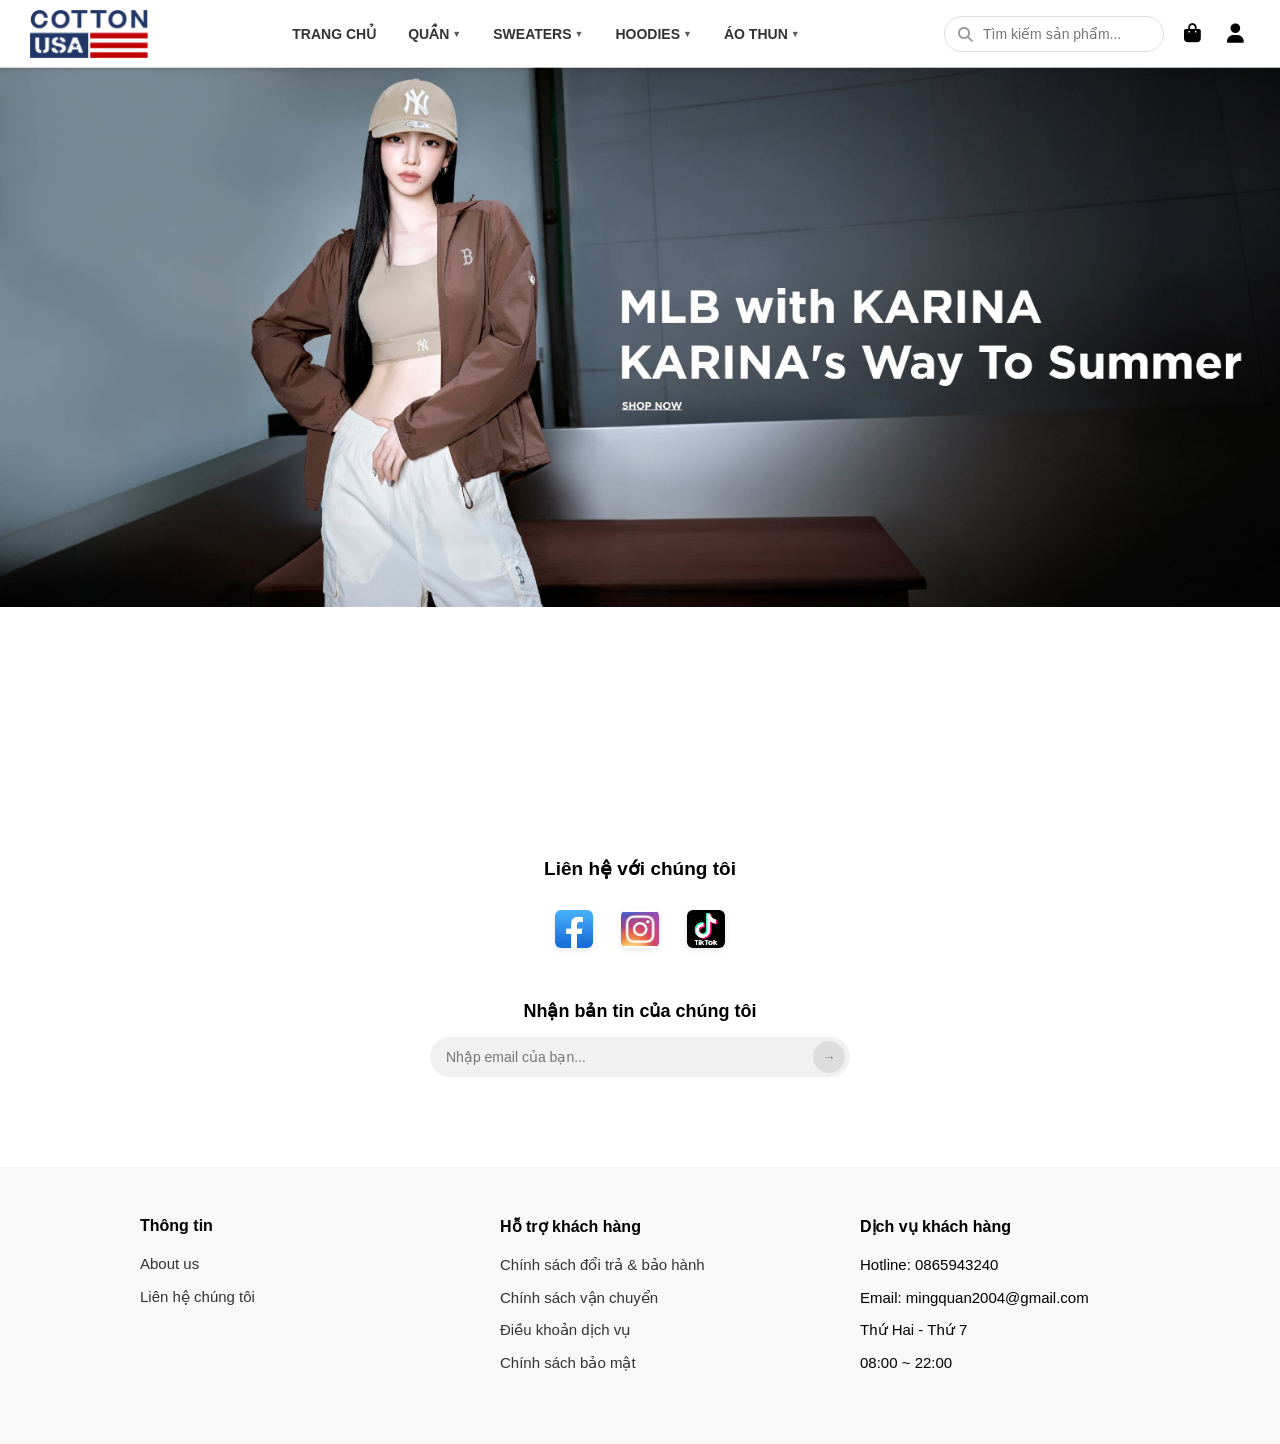
<file: index.html>
<!DOCTYPE html>
<html lang="vi">
<head>
    <meta charset="UTF-8">
    <meta name="viewport" content="width=device-width, initial-scale=1.0">
    <link rel="stylesheet" href="https://cdnjs.cloudflare.com/ajax/libs/font-awesome/6.5.2/css/all.min.css">
    <link rel="stylesheet" href="style.css">
    <title>Web bán hàng - Cotton USA</title>
</head>
<body>
    <header>
        <div class="logo">
            <img src="images/logo.avif" alt="Cotton USA">
        </div>
        <ul class="MENU">
            <li><a href="index.html">TRANG CHỦ</a></li>
            <li class="has-submenu"><a href="quan.html">QUẦN <span class="arrow">▼</span></a>
                <ul class="sub-menu"><li><a href="quan.html?type=ong-suong">Quần Ống Suông</a></li><li><a href="quan.html?type=jogger">Quần Jogger</a></li></ul>
            </li>
            <li class="has-submenu"><a href="sweater.html">SWEATERS <span class="arrow">▼</span></a>
                <ul class="sub-menu"><li><a href="sweater.html?id=US001">University Sweater</a></li><li><a href="sweater.html?id=CS001">Car Sweater</a></li><li><a href="sweater.html?id=FS001">Floral Sweater</a></li></ul>
            </li>
            <li class="has-submenu"><a href="hoodies.html">HOODIES <span class="arrow">▼</span></a>
                <ul class="sub-menu"><li><a href="hoodies.html?id=BH001">Basic Hoodie</a></li><li><a href="hoodies.html?id=PH001">Porsche Hoodie</a></li><li><a href="hoodies.html?id=USAH001">USA Hoodie</a></li></ul>
            </li>
            <li class="has-submenu"><a href="aothundaitay.html">ÁO THUN <span class="arrow">▼</span></a>
                <ul class="sub-menu">
                    <li><a href="aothun.html">Áo Thun ngắn tay <span class="arrow">▼</span></a>
                        <ul class="sub-menu"><li><a href="aothun.html?id=W001">Áo Thun Watch</a></li><li><a href="aothun.html?id=POR001">Áo Thun Poscher</a></li><li><a href="aothun.html?id=USA001">Áo Thun USA</a></li></ul>
                    </li>
                    <li><a href="aothundaitay.html">Áo Thun dài tay <span class="arrow">▼</span></a>
                        <ul class="sub-menu"><li><a href="aothundaitay.html?id=RP001">Áo Thun Dài Tay Rapper</a></li><li><a href="aothundaitay.html?id=POR001">Áo Thun Dài Tay Poscher</a></li><li><a href="aothundaitay.html?id=USA001">Áo Thun Dài Tay USA</a></li></ul>
                    </li>
                </ul>
            </li>
        </ul>
        <div class="other">
            <div class="search-icon">
                <input type="text" id="searchInput" placeholder="Tìm kiếm sản phẩm...">
                <i class="fas fa-search"></i>
            </div>
            <div class="cart-wrapper">
                <button class="cart-icon-btn" id="cartBtn"><i class="fas fa-shopping-bag"></i><span class="cart-badge" id="cartBadge">0</span></button>
                <div class="cart-dropdown" id="cartDropdown">
                    <div class="cart-dropdown-header"><span>Giỏ hàng</span><span id="cartItemCount">0 sản phẩm</span></div>
                    <div class="cart-items-list" id="cartItemsList"><div class="cart-empty-msg"><i class="fas fa-shopping-bag"></i>Giỏ hàng trống</div></div>
                    <div class="cart-dropdown-footer" id="cartFooter" style="display:none">
                        <div class="cart-total-row"><span>Tổng cộng:</span><span class="cart-total-amount" id="cartTotal">0₫</span></div>
                        <button class="cart-checkout-btn" onclick="checkout()">Thanh toán ngay →</button>
                    </div>
                </div>
            </div>
            <div class="auth-wrapper">
                <button class="auth-icon-btn" id="authBtn"><i class="fas fa-user"></i></button>
                <div class="auth-dropdown" id="authDropdown">
                    <div id="authLoggedOut">
                        <div class="auth-tabs"><button class="auth-tab active" onclick="switchTab('login')">Đăng nhập</button><button class="auth-tab" onclick="switchTab('register')">Đăng ký</button></div>
                        <div class="auth-form-panel" id="panelLogin">
                            <div class="auth-error" id="loginError"></div>
                            <div class="auth-field"><label>Email</label><input type="email" id="loginEmail" placeholder="example@email.com"></div>
                            <div class="auth-field"><label>Mật khẩu</label><input type="password" id="loginPassword" placeholder="••••••••"></div>
                            <button class="auth-submit-btn" onclick="doLogin()">Đăng nhập</button>
                        </div>
                        <div class="auth-form-panel" id="panelRegister" style="display:none">
                            <div class="auth-error" id="registerError"></div>
                            <div class="auth-field"><label>Họ tên</label><input type="text" id="regName" placeholder="Nguyễn Văn A"></div>
                            <div class="auth-field"><label>Email</label><input type="email" id="regEmail" placeholder="example@email.com"></div>
                            <div class="auth-field"><label>Mật khẩu</label><input type="password" id="regPassword" placeholder="Tối thiểu 6 ký tự"></div>
                            <button class="auth-submit-btn" onclick="doRegister()">Tạo tài khoản</button>
                        </div>
                    </div>
                    <div id="authLoggedIn" style="display:none">
                        <div class="auth-avatar" id="authAvatar">A</div>
                        <div class="auth-username" id="authUsername"></div>
                        <div class="auth-useremail" id="authUserEmail"></div>
                        <button class="auth-logout-btn" onclick="doLogout()">Đăng xuất</button>
                    </div>
                </div>
            </div>
        </div>
    </header>
    <div class="dropdown-overlay" id="dropdownOverlay"></div>

    <section id="Slide">
        <div class="aspect-ratio-169">
            <img src="images/Slide1.jpg" alt="Slide 1">
            <img src="images/Slide2.jpg" alt="Slide 2">
            <img src="images/Slide3.webp" alt="Slide 3">
        </div>
    </section>

    <section class="contact">
        <h2>Liên hệ với chúng tôi</h2>
        <div class="social-group">
            <a href="https://web.facebook.com/03.august4/" target="_blank"><img src="images/Facebook.jpeg" alt="Facebook"></a>
            <a href="https://www.instagram.com/ming.quann" target="_blank"><img src="images/instagram.jpeg" alt="Instagram"></a>
            <a href="https://www.tiktok.com/@03_august4" target="_blank"><img src="images/tiktok.jpeg" alt="TikTok"></a>
        </div>
        <h3>Nhận bản tin của chúng tôi</h3>
        <form class="newsletter-form"><input type="email" class="newsletter-input" placeholder="Nhập email của bạn..."><button type="submit" class="submit-btn">→</button></form>
    </section>

    <div class="footer-top">
        <div class="footer-column"><h4>Thông tin</h4><ul><li><a href="#">About us</a></li><li><a href="#">Liên hệ chúng tôi</a></li></ul></div>
        <div class="footer-column"><h4>Hỗ trợ khách hàng</h4><ul><li><a href="#">Chính sách đổi trả & bảo hành</a></li><li><a href="#">Chính sách vận chuyển</a></li><li><a href="#">Điều khoản dịch vụ</a></li><li><a href="#">Chính sách bảo mật</a></li></ul></div>
        <div class="footer-column"><h4>Dịch vụ khách hàng</h4><ul><li>Hotline: 0865943240</li><li>Email: mingquan2004@gmail.com</li><li>Thứ Hai - Thứ 7</li><li>08:00 ~ 22:00</li></ul></div>
    </div>

    <script src="js/cart-auth.js"></script>
    <script>
        (function initHeaderDropdowns() {
            const cartBtn = document.getElementById('cartBtn');
            const cartDropdown = document.getElementById('cartDropdown');
            const authBtn = document.getElementById('authBtn');
            const authDropdown = document.getElementById('authDropdown');
            const overlay = document.getElementById('dropdownOverlay');

            if (!cartBtn || !cartDropdown || !authBtn || !authDropdown || !overlay) return;

            function closeAll() {
                cartDropdown.classList.remove('open');
                authDropdown.classList.remove('open');
                overlay.classList.remove('active');
            }

            cartBtn.addEventListener('click', function (e) {
                e.stopPropagation();
                const isOpen = cartDropdown.classList.contains('open');
                closeAll();
                if (!isOpen) {
                    cartDropdown.classList.add('open');
                    overlay.classList.add('active');
                }
            });

            authBtn.addEventListener('click', function (e) {
                e.stopPropagation();
                const isOpen = authDropdown.classList.contains('open');
                closeAll();
                if (!isOpen) {
                    authDropdown.classList.add('open');
                    overlay.classList.add('active');
                }
            });

            cartDropdown.addEventListener('click', function (e) { e.stopPropagation(); });
            authDropdown.addEventListener('click', function (e) { e.stopPropagation(); });

            overlay.addEventListener('click', function () { closeAll(); });
            document.addEventListener('click', function () { closeAll(); });
        })();

        (function() {
            var imgPosition = document.querySelectorAll(".aspect-ratio-169 img");
            var imgContainer = document.querySelector(".aspect-ratio-169");
            if (!imgContainer || imgPosition.length === 0) return;
            imgPosition.forEach(function(img, idx) { img.style.left = idx * 100 + "%"; });
            var index = 0;
            setInterval(function() {
                index = (index + 1) % imgPosition.length;
                imgContainer.style.left = "-" + index * 100 + "%";
            }, 5000);
        })();
        // ==================== TÌM KIẾM TOÀN TRANG (CHUYỂN HƯỚNG ĐẾN SEARCH-RESULTS.HTML) ====================
(function() {
    var searchInput = document.querySelector('.search-icon input');
    if (!searchInput) return;
    
    // Tránh gán sự kiện nhiều lần
    if (searchInput.hasAttribute('data-search-bound')) return;
    searchInput.setAttribute('data-search-bound', 'true');
    
    // Đảm bảo input có thể nhập được
    searchInput.disabled = false;
    searchInput.readOnly = false;
    searchInput.style.pointerEvents = 'auto';
    
    // Xử lý khi nhấn Enter
    searchInput.addEventListener('keypress', function(e) {
        if (e.key === 'Enter') {
            const keyword = this.value.trim();
            if (keyword !== '') {
                window.location.href = 'search-results.html?q=' + encodeURIComponent(keyword);
            }
        }
    });
    
    console.log('✅ Tìm kiếm toàn trang đã sẵn sàng!');
})();
    </script>
    
</body>
</html>
</file>
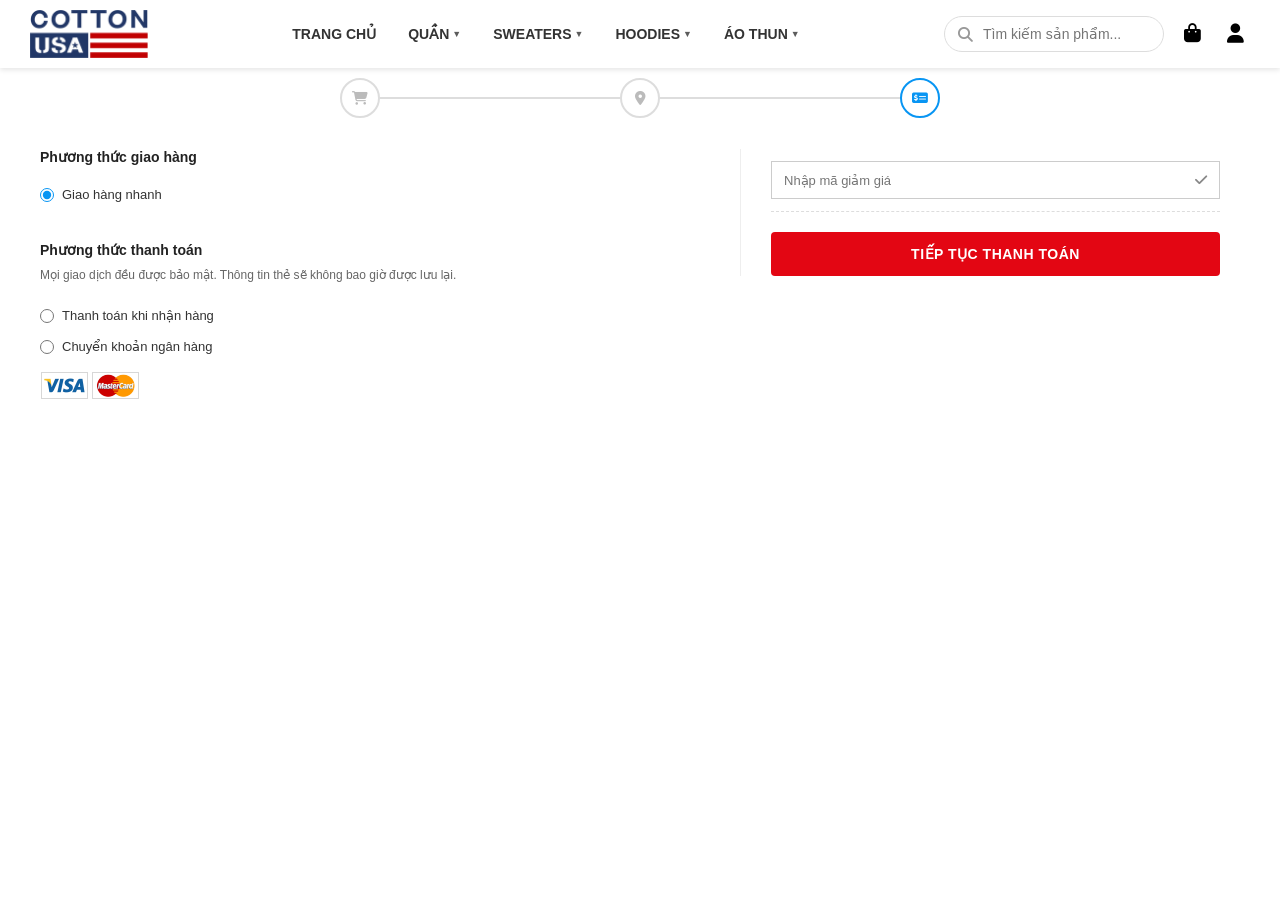
<file: chuyentien.html>
<!DOCTYPE html>
<html lang="vi">
<head>
    <meta charset="UTF-8">
    <meta name="viewport" content="width=device-width, initial-scale=1.0">
    <link rel="stylesheet" href="https://cdnjs.cloudflare.com/ajax/libs/font-awesome/6.5.2/css/all.min.css">
    <link rel="stylesheet" href="style.css">
    <title>Thanh toán - Cotton USA</title>
</head>
<body>
    <header>
        <div class="logo"><img src="images/logo.avif" alt="Cotton USA"></div>
        <ul class="MENU">
            <li><a href="index.html">TRANG CHỦ</a></li>
            <li class="has-submenu"><a href="quan.html">QUẦN <span class="arrow">▼</span></a>
                <ul class="sub-menu"><li><a href="quan.html?type=ong-suong">Quần Ống Suông</a></li><li><a href="quan.html?type=jogger">Quần Jogger</a></li></ul>
            </li>
            <li class="has-submenu"><a href="sweater.html">SWEATERS <span class="arrow">▼</span></a>
                <ul class="sub-menu"><li><a href="sweater.html?id=US001">University Sweater</a></li><li><a href="sweater.html?id=CS001">Car Sweater</a></li><li><a href="sweater.html?id=FS001">Floral Sweater</a></li></ul>
            </li>
            <li class="has-submenu"><a href="hoodies.html">HOODIES <span class="arrow">▼</span></a>
                <ul class="sub-menu"><li><a href="hoodies.html?id=BH001">Basic Hoodie</a></li><li><a href="hoodies.html?id=PH001">Porsche Hoodie</a></li><li><a href="hoodies.html?id=USAH001">USA Hoodie</a></li></ul>
            </li>
            <li class="has-submenu"><a href="aothundaitay.html">ÁO THUN <span class="arrow">▼</span></a>
                <ul class="sub-menu">
                    <li><a href="aothun.html">Áo Thun ngắn tay <span class="arrow">▼</span></a>
                        <ul class="sub-menu"><li><a href="aothun.html?id=W001">Áo Thun Watch</a></li><li><a href="aothun.html?id=POR001">Áo Thun Poscher</a></li><li><a href="aothun.html?id=USA001">Áo Thun USA</a></li></ul>
                    </li>
                    <li><a href="aothundaitay.html">Áo Thun dài tay <span class="arrow">▼</span></a>
                        <ul class="sub-menu"><li><a href="aothundaitay.html?id=RP001">Áo Thun Dài Tay Rapper</a></li><li><a href="aothundaitay.html?id=POR001">Áo Thun Dài Tay Poscher</a></li><li><a href="aothundaitay.html?id=USA001">Áo Thun Dài Tay USA</a></li></ul>
                    </li>
                </ul>
            </li>
        </ul>
        <div class="other">
            <div class="search-icon"><input type="text" placeholder="Tìm kiếm sản phẩm..."><i class="fas fa-search"></i></div>
            <div class="cart-wrapper">
                <button class="cart-icon-btn" id="cartBtn"><i class="fas fa-shopping-bag"></i><span class="cart-badge" id="cartBadge">0</span></button>
                <div class="cart-dropdown" id="cartDropdown">
                    <div class="cart-dropdown-header"><span>Giỏ hàng</span><span id="cartItemCount">0 sản phẩm</span></div>
                    <div class="cart-items-list" id="cartItemsList"><div class="cart-empty-msg"><i class="fas fa-shopping-bag"></i>Giỏ hàng trống</div></div>
                    <div class="cart-dropdown-footer" id="cartFooter" style="display:none">
                        <div class="cart-total-row"><span>Tổng cộng:</span><span class="cart-total-amount" id="cartTotal">0₫</span></div>
                        <button class="cart-checkout-btn" onclick="checkout()">Thanh toán ngay →</button>
                    </div>
                </div>
            </div>
            <div class="auth-wrapper">
                <button class="auth-icon-btn" id="authBtn"><i class="fas fa-user"></i></button>
                <div class="auth-dropdown" id="authDropdown">
                    <div id="authLoggedOut">
                        <div class="auth-tabs"><button class="auth-tab active" onclick="switchTab('login')">Đăng nhập</button><button class="auth-tab" onclick="switchTab('register')">Đăng ký</button></div>
                        <div class="auth-form-panel" id="panelLogin">
                            <div class="auth-error" id="loginError"></div>
                            <div class="auth-field"><label>Email</label><input type="email" id="loginEmail" placeholder="example@email.com"></div>
                            <div class="auth-field"><label>Mật khẩu</label><input type="password" id="loginPassword" placeholder="••••••••"></div>
                            <button class="auth-submit-btn" onclick="doLogin()">Đăng nhập</button>
                        </div>
                        <div class="auth-form-panel" id="panelRegister" style="display:none">
                            <div class="auth-error" id="registerError"></div>
                            <div class="auth-field"><label>Họ tên</label><input type="text" id="regName" placeholder="Nguyễn Văn A"></div>
                            <div class="auth-field"><label>Email</label><input type="email" id="regEmail" placeholder="example@email.com"></div>
                            <div class="auth-field"><label>Mật khẩu</label><input type="password" id="regPassword" placeholder="Tối thiểu 6 ký tự"></div>
                            <button class="auth-submit-btn" onclick="doRegister()">Tạo tài khoản</button>
                        </div>
                    </div>
                    <div id="authLoggedIn" style="display:none">
                        <div class="auth-avatar" id="authAvatar">A</div>
                        <div class="auth-username" id="authUsername"></div>
                        <div class="auth-useremail" id="authUserEmail"></div>
                        <button class="auth-logout-btn" onclick="doLogout()">Đăng xuất</button>
                    </div>
                </div>
            </div>
        </div>
    </header>
    <div class="dropdown-overlay" id="dropdownOverlay"></div>

    <section class="chuyentien">
        <div class="container">
            <div class="chuyentien-top-wrap">
                <div class="chuyentien-top">
                    <div class="chuyentien-top-item"><i class="fas fa-shopping-cart"></i></div>
                    <div class="chuyentien-top-adress chuyentien-top-item"><i class="fas fa-map-marker-alt"></i></div>
                    <div class="chuyentien-top-chuyentien chuyentien-top-item"><i class="fas fa-money-check-alt"></i></div>
                </div>
            </div>
        </div>
        <div class="container">
            <div class="chuyentien-content row">
                <div class="chuyentien-content-left">
                    <div class="chuyentien-content-left-phuongthuc-giaohang">
                        <p style="font-weight: bold;">Phương thức giao hàng</p>
                        <div class="chuyentien-content-left-phuongthuc-giaohang-item">
                            <input type="radio" name="phuongthuc-giaohang" id="giaohangnhanh" checked>
                            <label for="giaohangnhanh">Giao hàng nhanh</label>
                        </div>
                    </div>
                    <div class="chuyentien-content-left-phuongthuc-thanhtoan">
                        <p style="font-weight: bold;">Phương thức thanh toán</p>
                        <p>Mọi giao dịch đều được bảo mật. Thông tin thẻ sẽ không bao giờ được lưu lại.</p>
                        <div class="chuyentien-content-left-phuongthuc-thanhtoan-item">
                            <input type="radio" name="phuongthuc-thanhtoan" id="thanhtoankhinhanhang">
                            <label for="thanhtoankhinhanhang">Thanh toán khi nhận hàng</label>
                        </div>
                        <div class="chuyentien-content-left-phuongthuc-thanhtoan-item">
                            <input type="radio" name="phuongthuc-thanhtoan" id="chuyenkhoan">
                            <label for="chuyenkhoan">Chuyển khoản ngân hàng</label>
                            <div class="chuyentien-content-left-phuongthuc-thanhtoan-item-img">
                                <img src="images/nganhang.png" alt="Ngân hàng">
                            </div>
                        </div>
                    </div>
                </div>
                <div class="chuyentien-content-right">
                    <div class="chuyentien-content-right-button">
                        <input type="text" placeholder="Nhập mã giảm giá">
                        <button><i class="fas fa-check"></i></button>
                    </div>
                    <div class="chuyentien-content-right-thanhtoan">
                        <button id="btnTiepTucThanhToan">TIẾP TỤC THANH TOÁN</button>
                    </div>
                </div>
            </div>
        </div>
    </section>

    <!-- MODAL THÀNH CÔNG (COD) -->
    <div class="modal-overlay" id="modalSuccess">
        <div class="modal-box modal-success">
            <button class="modal-close" onclick="closeModal('modalSuccess')">&times;</button>
            <div class="modal-icon"><i class="fas fa-check-circle"></i></div>
            <h2>Đặt hàng thành công!</h2>
            <p>Cảm ơn bạn đã mua sắm tại Cotton USA.</p>
            <div class="order-info" id="orderInfo"></div>
            <button class="btn-confirm" onclick="closeModal('modalSuccess'); window.location.href='index.html'">Tiếp tục mua sắm</button>
        </div>
    </div>

    <!-- MODAL QR CHUYỂN KHOẢN -->
    <div class="modal-overlay" id="modalQR">
        <div class="modal-box modal-qr">
            <button class="modal-close" onclick="closeModal('modalQR')">&times;</button>
            <h2>Chuyển khoản ngân hàng</h2>
            <div class="qr-subtitle">Quét mã QR để thanh toán</div>
            <div class="qr-img-wrap" id="qrImgWrap"><div class="qr-spinner"></div></div>
            <div class="bank-info">
                <div><span class="label">Ngân hàng:</span> <span class="val">MB Bank</span></div>
                <div><span class="label">Số tài khoản:</span> <span class="val">200308204</span></div>
                <div><span class="label">Chủ tài khoản:</span> <span class="val">LE MINH QUAN</span></div>
                <div><span class="label">Số tiền:</span> <span class="val amount-val" id="qrAmount">0₫</span></div>
                <div><span class="label">Nội dung CK:</span> <span class="val" id="qrContent">COTTONUSA...</span></div>
            </div>
            <div class="qr-note"><i class="fas fa-info-circle"></i> Sau khi chuyển khoản, đơn hàng sẽ được xác nhận trong vòng 24h.</div>
            <button class="btn-done" onclick="closeModal('modalQR'); window.location.href='index.html'">Đã thanh toán</button>
        </div>
    </div>

    <script src="js/cart-auth.js"></script>
    <script>
        // ================= CART/AUTH DROPDOWN (Fix lỗi tương tác: xóa & thanh toán & login/register) =================
        (function initHeaderDropdowns() {
            const cartBtn = document.getElementById('cartBtn');
            const cartDropdown = document.getElementById('cartDropdown');
            const authBtn = document.getElementById('authBtn');
            const authDropdown = document.getElementById('authDropdown');
            const overlay = document.getElementById('dropdownOverlay');

            if (!cartBtn || !cartDropdown || !authBtn || !authDropdown || !overlay) return;

            function closeAll() {
                cartDropdown.classList.remove('open');
                authDropdown.classList.remove('open');
                overlay.classList.remove('active');
            }

            cartBtn.addEventListener('click', function (e) {
                e.stopPropagation();
                const isOpen = cartDropdown.classList.contains('open');
                closeAll();
                if (!isOpen) {
                    cartDropdown.classList.add('open');
                    overlay.classList.add('active');
                }
            });

            authBtn.addEventListener('click', function (e) {
                e.stopPropagation();
                const isOpen = authDropdown.classList.contains('open');
                closeAll();
                if (!isOpen) {
                    authDropdown.classList.add('open');
                    overlay.classList.add('active');
                }
            });

            cartDropdown.addEventListener('click', function (e) { e.stopPropagation(); });
            authDropdown.addEventListener('click', function (e) { e.stopPropagation(); });

            overlay.addEventListener('click', function () { closeAll(); });
            document.addEventListener('click', function () { closeAll(); });
        })();

        // Helper lấy giỏ hàng (dùng chung với cart-auth.js)
        function getCart() {
            const cart = localStorage.getItem('cottonusa_cart');
            return cart ? JSON.parse(cart) : [];
        }

        function formatPrice(price) {
            return price.toLocaleString('vi-VN') + '₫';
        }

        // Đóng modal
        function closeModal(id) {
            document.getElementById(id).classList.remove('active');
            document.body.style.overflow = '';
        }

        // Mở modal và cập nhật nội dung nếu cần
        function openModal(id) {
            if (id === 'modalSuccess') {
                const cart = getCart();
                let total = 0;
                let itemsHtml = '';
                if (cart.length === 0) {
                    // Trường hợp mua ngay từ trang chi tiết (cottonusa_order)
                    const order = JSON.parse(localStorage.getItem('cottonusa_order') || '{}');
                    if (order.name) {
                        total = order.total || (order.priceNum * (order.qty || 1));
                        itemsHtml = `<div>• ${order.name} (x${order.qty || 1})</div>`;
                    }
                } else {
                    cart.forEach(item => {
                        total += item.price * item.qty;
                        itemsHtml += `<div>• ${item.name} (x${item.qty})</div>`;
                    });
                }
                // Lấy thông tin khách hàng từ localStorage (nếu có lưu từ trang giao hàng)
                let customerName = 'Khách lẻ';
                let customerAddress = 'Chưa cập nhật';
                const savedInfo = localStorage.getItem('cottonusa_customer_info');
                if (savedInfo) {
                    try {
                        const info = JSON.parse(savedInfo);
                        if (info.name) customerName = info.name;
                        if (info.address) customerAddress = info.address;
                    } catch(e) {}
                }
                document.getElementById('orderInfo').innerHTML = `
                    <div><span>Họ tên:</span> ${customerName}</div>
                    <div><span>Địa chỉ:</span> ${customerAddress}</div>
                    <div><span>Sản phẩm:</span> ${itemsHtml || 'Không có sản phẩm'}</div>
                    <div><span>Tổng tiền:</span> ${formatPrice(total)}</div>
                `;
            }
            document.getElementById(id).classList.add('active');
            document.body.style.overflow = 'hidden';
        }

        // Xử lý sự kiện thanh toán
        
document.getElementById('btnTiepTucThanhToan').addEventListener('click', function () {

    const isCOD = document.getElementById('thanhtoankhinhanhang').checked;
    const isTransfer = document.getElementById('chuyenkhoan').checked;

    if (!isCOD && !isTransfer) {
        alert('Vui lòng chọn phương thức thanh toán!');
        return;
    }

    const customerInfo = JSON.parse(
        localStorage.getItem('cottonusa_customer_info') || '{}'
    );

    if (!customerInfo.name || !customerInfo.phone || !customerInfo.address) {
        alert('Thiếu thông tin khách hàng');
        return;
    }

    let items = [];
    const cart = getCart();

    if (cart.length > 0) {

        items = cart.map(item => ({
            code: item.id || item.product_code || '',
            name: item.name,
            quantity: item.qty || 1,
            price: item.price || 0,
            size: item.size || '',
            color: item.color || ''
        }));

    } else {

        const order = JSON.parse(
            localStorage.getItem('cottonusa_order') || '{}'
        );

        if (!order.name) {
            alert('Không có sản phẩm để thanh toán');
            return;
        }

        items.push({
            code: order.id || order.product_code || '',
            name: order.name,
            quantity: order.qty || 1,
            price: order.priceNum || 0,
            size: order.size || '',
            color: order.color || ''
        });
    }
    console.log(items);
    fetch('/cottonusa/api/orders.php', {
        method: 'POST',
        headers: {
            'Content-Type': 'application/json'
        },
        body: JSON.stringify({
            name: customerInfo.name,
            phone: customerInfo.phone,
            address: customerInfo.address,
            payment_method: isCOD ? 'cod' : 'bank',
            items: items
        })
    })
    .then(res => res.json())
    .then(data => {

        console.log(data);

        if (!data.success) {
            alert(data.error || 'Tạo đơn hàng thất bại');
            return;
        }

        localStorage.removeItem('cottonusa_cart');
        localStorage.removeItem('cottonusa_order');

        if (isCOD) {
            openModal('modalSuccess');
        } else {
            openModal('modalQR');
        }

    })
    .catch(error => {
        console.error(error);
        alert('Không kết nối được tới server');
    });

});

    </script>
</body>
</html>
</file>
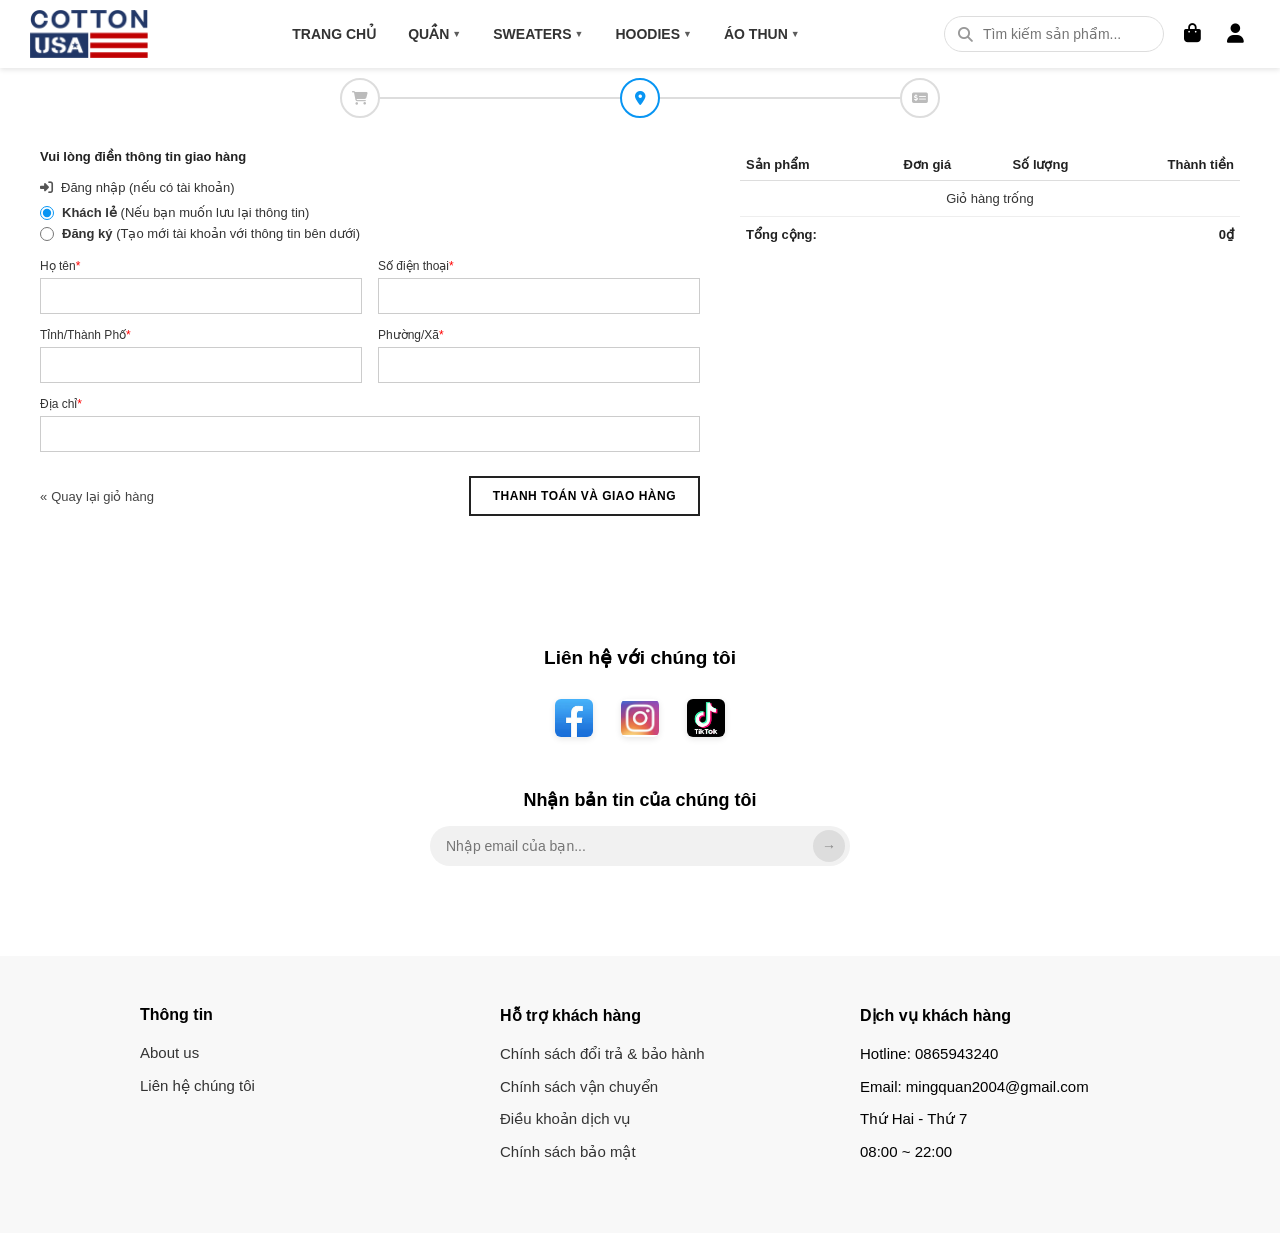
<file: giaohang.html>
<!DOCTYPE html>
<html lang="vi">
<head>
    <meta charset="UTF-8">
    <meta name="viewport" content="width=device-width, initial-scale=1.0">
    <link rel="stylesheet" href="https://cdnjs.cloudflare.com/ajax/libs/font-awesome/6.5.2/css/all.min.css">
    <link rel="stylesheet" href="style.css">
    <title>Giao hàng - Cotton USA</title>
</head>
<body>
    <header>
        <div class="logo"><img src="images/logo.avif" alt="Cotton USA"></div>
        <ul class="MENU">
            <li><a href="index.html">TRANG CHỦ</a></li>
            <li class="has-submenu"><a href="quan.html">QUẦN <span class="arrow">▼</span></a>
                <ul class="sub-menu"><li><a href="quan.html?type=ong-suong">Quần Ống Suông</a></li><li><a href="quan.html?type=jogger">Quần Jogger</a></li></ul>
            </li>
            <li class="has-submenu"><a href="sweater.html">SWEATERS <span class="arrow">▼</span></a>
                <ul class="sub-menu"><li><a href="sweater.html?id=US001">University Sweater</a></li><li><a href="sweater.html?id=CS001">Car Sweater</a></li><li><a href="sweater.html?id=FS001">Floral Sweater</a></li></ul>
            </li>
            <li class="has-submenu"><a href="hoodies.html">HOODIES <span class="arrow">▼</span></a>
                <ul class="sub-menu"><li><a href="hoodies.html?id=BH001">Basic Hoodie</a></li><li><a href="hoodies.html?id=PH001">Porsche Hoodie</a></li><li><a href="hoodies.html?id=USAH001">USA Hoodie</a></li></ul>
            </li>
            <li class="has-submenu"><a href="aothundaitay.html">ÁO THUN <span class="arrow">▼</span></a>
                <ul class="sub-menu">
                    <li><a href="aothun.html">Áo Thun ngắn tay <span class="arrow">▼</span></a>
                        <ul class="sub-menu"><li><a href="aothun.html?id=W001">Áo Thun Watch</a></li><li><a href="aothun.html?id=POR001">Áo Thun Poscher</a></li><li><a href="aothun.html?id=USA001">Áo Thun USA</a></li></ul>
                    </li>
                    <li><a href="aothundaitay.html">Áo Thun dài tay <span class="arrow">▼</span></a>
                        <ul class="sub-menu"><li><a href="aothundaitay.html?id=RP001">Áo Thun Dài Tay Rapper</a></li><li><a href="aothundaitay.html?id=POR001">Áo Thun Dài Tay Poscher</a></li><li><a href="aothundaitay.html?id=USA001">Áo Thun Dài Tay USA</a></li></ul>
                    </li>
                </ul>
            </li>
        </ul>
        <div class="other">
            <div class="search-icon"><input type="text" placeholder="Tìm kiếm sản phẩm..."><i class="fas fa-search"></i></div>
            <div class="cart-wrapper">
                <button class="cart-icon-btn" id="cartBtn"><i class="fas fa-shopping-bag"></i><span class="cart-badge" id="cartBadge">0</span></button>
                <div class="cart-dropdown" id="cartDropdown">
                    <div class="cart-dropdown-header"><span>Giỏ hàng</span><span id="cartItemCount">0 sản phẩm</span></div>
                    <div class="cart-items-list" id="cartItemsList"><div class="cart-empty-msg"><i class="fas fa-shopping-bag"></i>Giỏ hàng trống</div></div>
                    <div class="cart-dropdown-footer" id="cartFooter" style="display:none">
                        <div class="cart-total-row"><span>Tổng cộng:</span><span class="cart-total-amount" id="cartTotal">0₫</span></div>
                        <button class="cart-checkout-btn" onclick="checkout()">Thanh toán ngay →</button>
                    </div>
                </div>
            </div>
            <div class="auth-wrapper">
                <button class="auth-icon-btn" id="authBtn"><i class="fas fa-user"></i></button>
                <div class="auth-dropdown" id="authDropdown">
                    <div id="authLoggedOut">
                        <div class="auth-tabs"><button class="auth-tab active" onclick="switchTab('login')">Đăng nhập</button><button class="auth-tab" onclick="switchTab('register')">Đăng ký</button></div>
                        <div class="auth-form-panel" id="panelLogin">
                            <div class="auth-error" id="loginError"></div>
                            <div class="auth-field"><label>Email</label><input type="email" id="loginEmail" placeholder="example@email.com"></div>
                            <div class="auth-field"><label>Mật khẩu</label><input type="password" id="loginPassword" placeholder="••••••••"></div>
                            <button class="auth-submit-btn" onclick="doLogin()">Đăng nhập</button>
                        </div>
                        <div class="auth-form-panel" id="panelRegister" style="display:none">
                            <div class="auth-error" id="registerError"></div>
                            <div class="auth-field"><label>Họ tên</label><input type="text" id="regName" placeholder="Nguyễn Văn A"></div>
                            <div class="auth-field"><label>Email</label><input type="email" id="regEmail" placeholder="example@email.com"></div>
                            <div class="auth-field"><label>Mật khẩu</label><input type="password" id="regPassword" placeholder="Tối thiểu 6 ký tự"></div>
                            <button class="auth-submit-btn" onclick="doRegister()">Tạo tài khoản</button>
                        </div>
                    </div>
                    <div id="authLoggedIn" style="display:none">
                        <div class="auth-avatar" id="authAvatar">A</div>
                        <div class="auth-username" id="authUsername"></div>
                        <div class="auth-useremail" id="authUserEmail"></div>
                        <button class="auth-logout-btn" onclick="doLogout()">Đăng xuất</button>
                    </div>
                </div>
            </div>
        </div>
    </header>
    <div class="dropdown-overlay" id="dropdownOverlay"></div>

    <section class="giaohang">
        <div class="container">
            <div class="giaohang-top-wrap">
                <div class="giaohang-top">
                    <div class="giaohang-top-item"><i class="fas fa-shopping-cart"></i></div>
                    <div class="giaohang-top-adress giaohang-top-item"><i class="fas fa-map-marker-alt"></i></div>
                    <div class="giaohang-top-payment giaohang-top-item"><i class="fas fa-money-check-alt"></i></div>
                </div>
            </div>
            <div class="giaohang-content">
                <div class="giaohang-content-left">
                    <p>Vui lòng điền thông tin giao hàng</p>
                    <div class="giaohang-content-left-dangnhap"><i class="fas fa-sign-in-alt"></i><p>Đăng nhập (nếu có tài khoản)</p></div>
                    <div class="giaohang-content-left-khachle"><input checked name="loaikhach" type="radio" value="khachle"><p><span style="font-weight: bold;">Khách lẻ</span> (Nếu bạn muốn lưu lại thông tin)</p></div>
                    <div class="giaohang-content-left-dangky"><input name="loaikhach" type="radio" value="dangky"><p><span style="font-weight: bold;">Đăng ký</span> (Tạo mới tài khoản với thông tin bên dưới)</p></div>
                    <div class="giaohang-content-left-thongtin-top">
    <div class="giaohang-content-left-thongtin-top-item">
        <label>Họ tên<span style="color:red;">*</span></label>
        <input type="text" id="customerName">
    </div>


<div class="giaohang-content-left-thongtin-top-item">
    <label>Số điện thoại<span style="color:red;">*</span></label>
    <input type="text" id="customerPhone">
</div>

<div class="giaohang-content-left-thongtin-top-item">
    <label>Tỉnh/Thành Phố<span style="color:red;">*</span></label>
    <input type="text" id="customerCity">
</div>

<div class="giaohang-content-left-thongtin-top-item">
    <label>Phường/Xã<span style="color:red;">*</span></label>
    <input type="text" id="customerWard">
</div>

<div class="giaohang-content-left-thongtin-top-item full">
    <label>Địa chỉ<span style="color:red;">*</span></label>
    <input type="text" id="customerAddress">
</div>


</div>

                    <div class="giaohang-content-left-button">
                        <a href="muahang.html"><span>&#171;</span> Quay lại giỏ hàng</a>
                        <button id="btnGoPayment">
    THANH TOÁN VÀ GIAO HÀNG
</button>
                    </div>
                </div>
                <div class="giaohang-content-right">
                    <table>
                        <thead><tr><th>Sản phẩm</th><th>Đơn giá</th><th>Số lượng</th><th>Thành tiền</th></tr></thead>
                        <tbody id="cartOrderItems"><tr><td colspan="4" style="text-align:center;">Đang tải...</td></tr></tbody>
                        <tfoot id="cartOrderTotal"><tr><td colspan="3" style="font-weight: bold;">Tổng cộng:</td><td style="font-weight: bold; text-align: right;">0₫</td></tr></tfoot>
                    </table>
                </div>
            </div>
        </div>
    </section>

    <section class="contact">
        <h2>Liên hệ với chúng tôi</h2>
        <div class="social-group">
            <a href="https://web.facebook.com/03.august4/" target="_blank"><img src="images/Facebook.jpeg" alt="Facebook"></a>
            <a href="https://www.instagram.com/ming.quann" target="_blank"><img src="images/instagram.jpeg" alt="Instagram"></a>
            <a href="https://www.tiktok.com/@03_august4" target="_blank"><img src="images/tiktok.jpeg" alt="TikTok"></a>
        </div>
        <h3>Nhận bản tin của chúng tôi</h3>
        <form class="newsletter-form"><input type="email" class="newsletter-input" placeholder="Nhập email của bạn..."><button type="submit" class="submit-btn">→</button></form>
    </section>

    <div class="footer-top">
        <div class="footer-column"><h4>Thông tin</h4><ul><li><a href="#">About us</a></li><li><a href="#">Liên hệ chúng tôi</a></li></ul></div>
        <div class="footer-column"><h4>Hỗ trợ khách hàng</h4><ul><li><a href="#">Chính sách đổi trả & bảo hành</a></li><li><a href="#">Chính sách vận chuyển</a></li><li><a href="#">Điều khoản dịch vụ</a></li><li><a href="#">Chính sách bảo mật</a></li></ul></div>
        <div class="footer-column"><h4>Dịch vụ khách hàng</h4><ul><li>Hotline: 0865943240</li><li>Email: mingquan2004@gmail.com</li><li>Thứ Hai - Thứ 7</li><li>08:00 ~ 22:00</li></ul></div>
    </div>

    <script src="js/cart-auth.js"></script>
    <script>
        // ================= CART/AUTH DROPDOWN (Fix lỗi tương tác: xóa & thanh toán & login/register) =================
        (function initHeaderDropdowns() {
            const cartBtn = document.getElementById('cartBtn');
            const cartDropdown = document.getElementById('cartDropdown');
            const authBtn = document.getElementById('authBtn');
            const authDropdown = document.getElementById('authDropdown');
            const overlay = document.getElementById('dropdownOverlay');

            if (!cartBtn || !cartDropdown || !authBtn || !authDropdown || !overlay) return;

            function closeAll() {
                cartDropdown.classList.remove('open');
                authDropdown.classList.remove('open');
                overlay.classList.remove('active');
            }

            cartBtn.addEventListener('click', function (e) {
                e.stopPropagation();
                const isOpen = cartDropdown.classList.contains('open');
                closeAll();
                if (!isOpen) {
                    cartDropdown.classList.add('open');
                    overlay.classList.add('active');
                }
            });

            authBtn.addEventListener('click', function (e) {
                e.stopPropagation();
                const isOpen = authDropdown.classList.contains('open');
                closeAll();
                if (!isOpen) {
                    authDropdown.classList.add('open');
                    overlay.classList.add('active');
                }
            });

            cartDropdown.addEventListener('click', function (e) { e.stopPropagation(); });
            authDropdown.addEventListener('click', function (e) { e.stopPropagation(); });

            overlay.addEventListener('click', function () { closeAll(); });
            document.addEventListener('click', function () { closeAll(); });
        })();

        // Hiển thị đơn hàng từ giỏ
        var checkoutData = localStorage.getItem('cottonusa_checkout');
        var cartItems = checkoutData ? JSON.parse(checkoutData) : getCart();
        
        var tbody = document.getElementById('cartOrderItems');
        var totalSpan = document.getElementById('cartOrderTotal');
        var total = 0;
        
        if (cartItems && cartItems.length > 0) {
            var html = '';
            for (var i = 0; i < cartItems.length; i++) {
                var item = cartItems[i];
                var subtotal = item.price * item.qty;
                total += subtotal;
                html += '<tr>'
                    + '<td>' + item.name + (item.size ? ' (Size: ' + item.size + ')' : '') + (item.color ? ' - ' + item.color : '') + '</td>'
                    + '<td>' + formatPrice(item.price) + '</td>'
                    + '<td>' + item.qty + '</td>'
                    + '<td>' + formatPrice(subtotal) + '</td>'
                    + '</tr>';
            }
            tbody.innerHTML = html;
            totalSpan.innerHTML = '<tr><td colspan="3" style="font-weight: bold;">Tổng cộng:</td><td style="font-weight: bold; text-align: right;">' + formatPrice(total) + '</td></tr>';
        } else {
            tbody.innerHTML = '<tr><td colspan="4" style="text-align:center;">Giỏ hàng trống</td></tr>';
        }
    </script>
    <script>
document.getElementById('btnGoPayment').addEventListener('click', function () {

    const name = document.getElementById('customerName').value.trim();
    const phone = document.getElementById('customerPhone').value.trim();
    const city = document.getElementById('customerCity').value.trim();
    const ward = document.getElementById('customerWard').value.trim();
    const address = document.getElementById('customerAddress').value.trim();

    if (!name || !phone || !city || !ward || !address) {
        alert('Vui lòng nhập đầy đủ thông tin giao hàng');
        return;
    }

    localStorage.setItem(
        'cottonusa_customer_info',
        JSON.stringify({
            name: name,
            phone: phone,
            address: address + ', ' + ward + ', ' + city
        })
    );

    window.location.href = 'chuyentien.html';
});
</script>
</body>
</html>
</file>
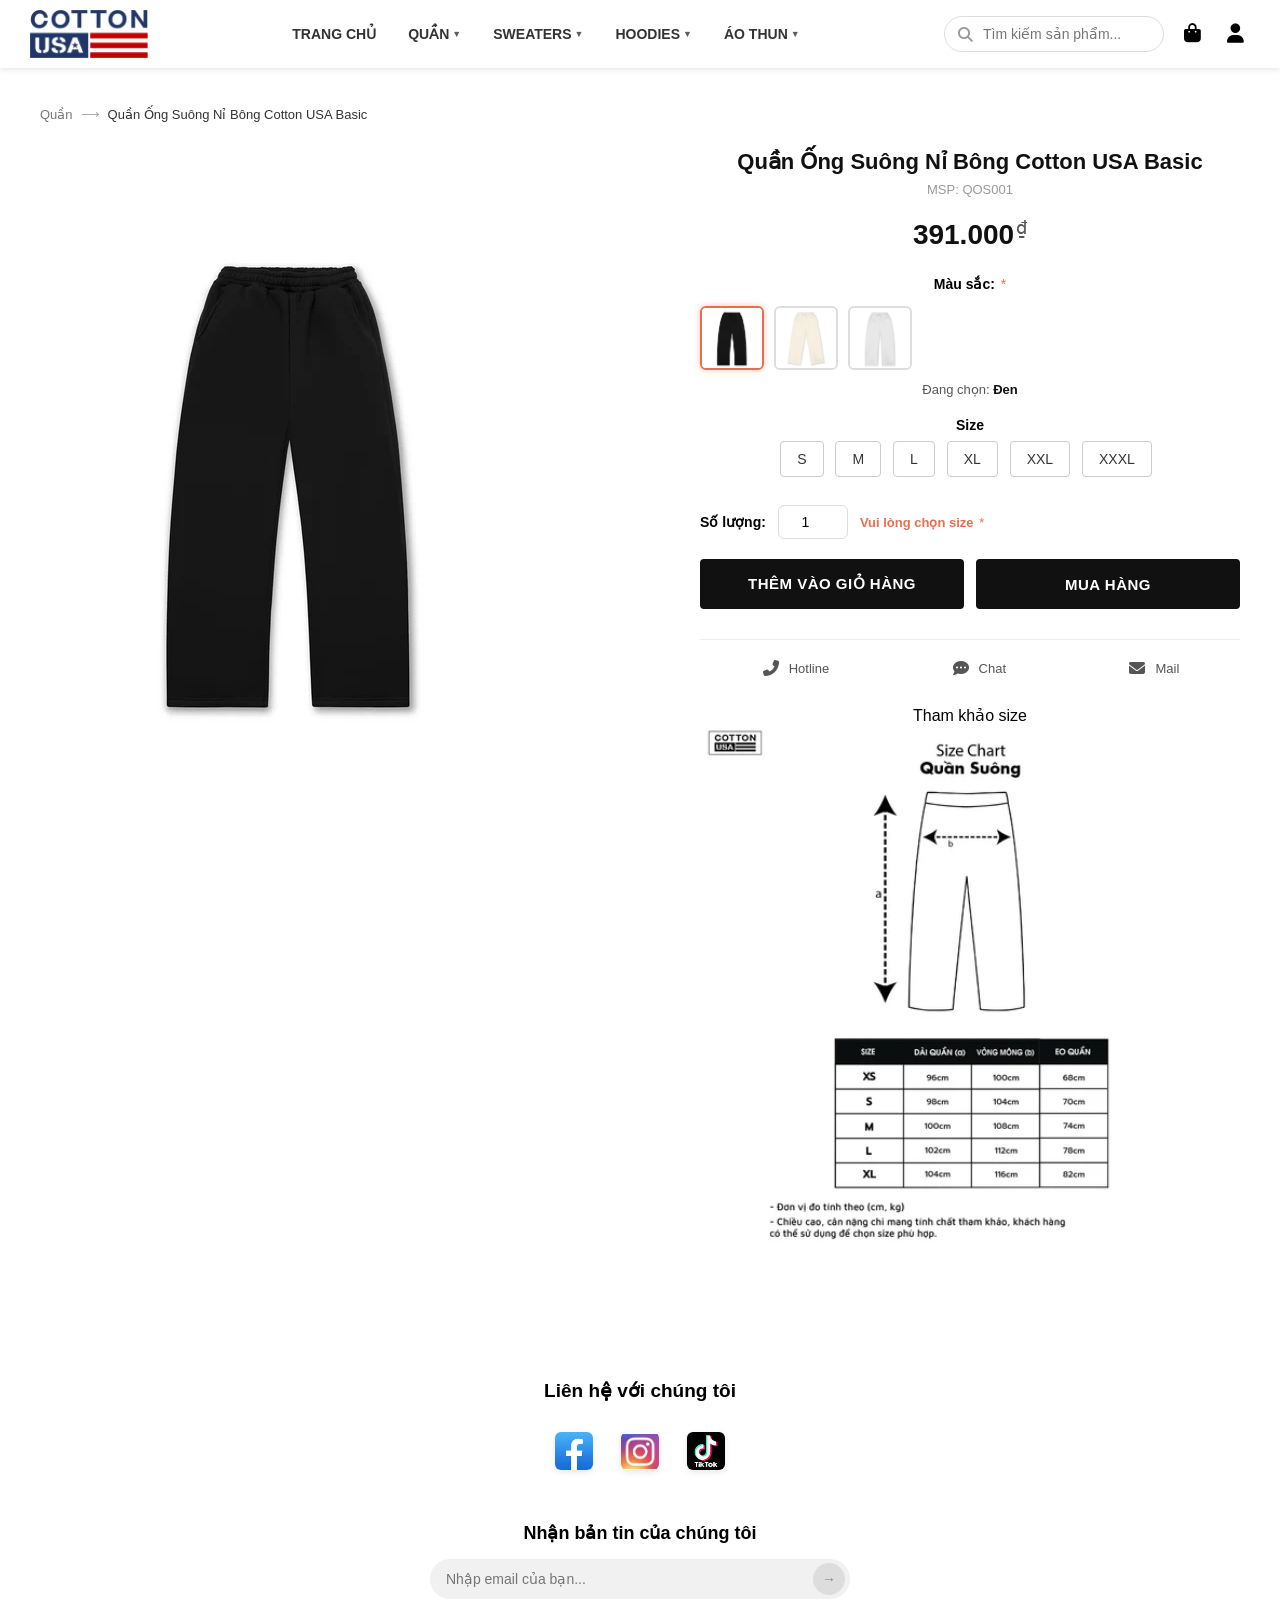
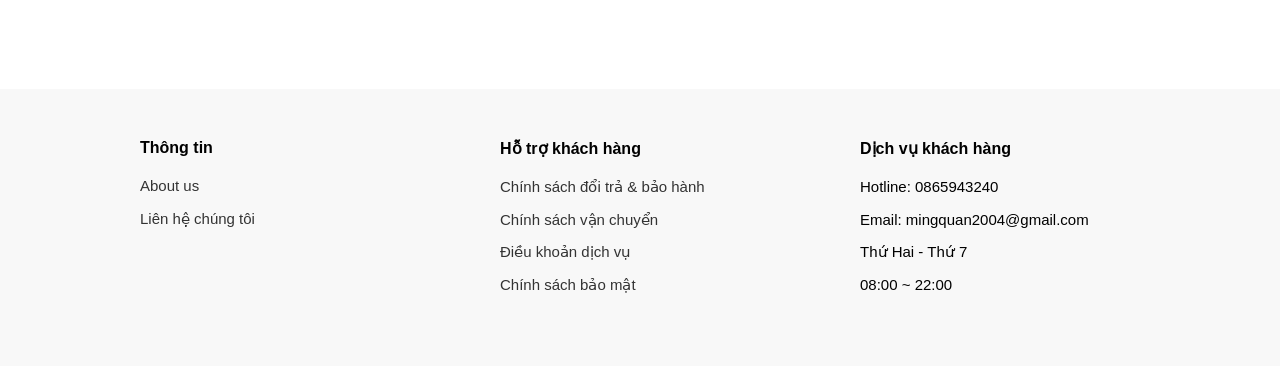
<file: muahang.html>
<!DOCTYPE html>
<html lang="vi">
<head>
    <meta charset="UTF-8">
    <meta name="viewport" content="width=device-width, initial-scale=1.0">
    <link rel="stylesheet" href="https://cdnjs.cloudflare.com/ajax/libs/font-awesome/6.5.2/css/all.min.css">
    <link rel="stylesheet" href="style.css">
    <title>Chi tiết sản phẩm - Cotton USA</title>
</head>
<body>
    <header>
        <div class="logo">
            <img src="images/logo.avif" alt="Cotton USA">
        </div>
        <ul class="MENU">
            <li><a href="index.html">TRANG CHỦ</a></li>
            <li class="has-submenu">
                <a href="quan.html">QUẦN <span class="arrow">▼</span></a>
                <ul class="sub-menu">
                    <li><a href="quan.html?type=ong-suong">Quần Ống Suông</a></li>
                    <li><a href="quan.html?type=jogger">Quần Jogger</a></li>
                </ul>
            </li>
            <li class="has-submenu">
                <a href="sweater.html">SWEATERS <span class="arrow">▼</span></a>
                <ul class="sub-menu">
                    <li><a href="sweater.html?id=US001">University Sweater</a></li>
                    <li><a href="sweater.html?id=CS001">Car Sweater</a></li>
                    <li><a href="sweater.html?id=FS001">Floral Sweater</a></li>
                </ul>
            </li>
            <li class="has-submenu">
                <a href="hoodies.html">HOODIES <span class="arrow">▼</span></a>
                <ul class="sub-menu">
                    <li><a href="hoodies.html?id=BH001">Basic Hoodie</a></li>
                    <li><a href="hoodies.html?id=PH001">Porsche Hoodie</a></li>
                    <li><a href="hoodies.html?id=USAH001">USA Hoodie</a></li>
                </ul>
            </li>
            <li class="has-submenu">
                <a href="aothundaitay.html">ÁO THUN <span class="arrow">▼</span></a>
                <ul class="sub-menu">
                    <li>
                        <a href="aothun.html">Áo Thun ngắn tay <span class="arrow">▼</span></a>
                        <ul class="sub-menu">
                            <li><a href="aothun.html?id=W001">Áo Thun Watch</a></li>
                            <li><a href="aothun.html?id=POR001">Áo Thun Poscher</a></li>
                            <li><a href="aothun.html?id=USA001">Áo Thun USA</a></li>
                        </ul>
                    </li>
                    <li>
                        <a href="aothundaitay.html">Áo Thun dài tay <span class="arrow">▼</span></a>
                        <ul class="sub-menu">
                            <li><a href="aothundaitay.html?id=RP001">Áo Thun Dài Tay Rapper</a></li>
                            <li><a href="aothundaitay.html?id=POR001">Áo Thun Dài Tay Poscher</a></li>
                            <li><a href="aothundaitay.html?id=USA001">Áo Thun Dài Tay USA</a></li>
                        </ul>
                    </li>
                </ul>
            </li>
        </ul>
        <div class="other">
            <div class="search-icon">
                <input type="text" placeholder="Tìm kiếm sản phẩm...">
                <i class="fas fa-search"></i>
            </div>
            <!-- GIỎ HÀNG -->
            <div class="cart-wrapper">
                <button class="cart-icon-btn" id="cartBtn" aria-label="Giỏ hàng">
                    <i class="fas fa-shopping-bag"></i>
                    <span class="cart-badge" id="cartBadge">0</span>
                </button>
                <div class="cart-dropdown" id="cartDropdown">
                    <div class="cart-dropdown-header">
                        <span>Giỏ hàng</span>
                        <span id="cartItemCount">0 sản phẩm</span>
                    </div>
                    <div class="cart-items-list" id="cartItemsList">
                        <div class="cart-empty-msg"><i class="fas fa-shopping-bag"></i>Giỏ hàng trống</div>
                    </div>
                    <div class="cart-dropdown-footer" id="cartFooter" style="display:none">
                        <div class="cart-total-row">
                            <span>Tổng cộng:</span>
                            <span class="cart-total-amount" id="cartTotal">0₫</span>
                        </div>
                        <button class="cart-checkout-btn" onclick="window.location.href='giaohang.html'">Thanh toán ngay →</button>
                    </div>
                </div>
            </div>
            <!-- TÀI KHOẢN -->
            <div class="auth-wrapper">
                <button class="auth-icon-btn" id="authBtn" aria-label="Tài khoản">
                    <i class="fas fa-user"></i>
                </button>
                <div class="auth-dropdown" id="authDropdown">
                    <div id="authLoggedOut">
                        <div class="auth-tabs">
                            <button class="auth-tab active" onclick="switchTab('login')">Đăng nhập</button>
                            <button class="auth-tab" onclick="switchTab('register')">Đăng ký</button>
                        </div>
                        <div class="auth-form-panel" id="panelLogin">
                            <div class="auth-error" id="loginError"></div>
                            <div class="auth-field">
                                <label>Email</label>
                                <input type="email" id="loginEmail" placeholder="example@email.com">
                            </div>
                            <div class="auth-field">
                                <label>Mật khẩu</label>
                                <input type="password" id="loginPassword" placeholder="••••••••">
                            </div>
                            <button class="auth-submit-btn" onclick="doLogin()">Đăng nhập</button>
                        </div>
                        <div class="auth-form-panel" id="panelRegister" style="display:none">
                            <div class="auth-error" id="registerError"></div>
                            <div class="auth-field">
                                <label>Họ tên</label>
                                <input type="text" id="regName" placeholder="Nguyễn Văn A">
                            </div>
                            <div class="auth-field">
                                <label>Email</label>
                                <input type="email" id="regEmail" placeholder="example@email.com">
                            </div>
                            <div class="auth-field">
                                <label>Mật khẩu</label>
                                <input type="password" id="regPassword" placeholder="Tối thiểu 6 ký tự">
                            </div>
                            <button class="auth-submit-btn" onclick="doRegister()">Tạo tài khoản</button>
                        </div>
                    </div>
                    <div id="authLoggedIn" style="display:none">
                        <div class="auth-avatar" id="authAvatar">A</div>
                        <div class="auth-username" id="authUsername"></div>
                        <div class="auth-useremail" id="authUserEmail"></div>
                        <button class="auth-logout-btn" onclick="doLogout()">Đăng xuất</button>
                    </div>
                </div>
            </div>
        </div>
    </header>
    <div class="dropdown-overlay" id="dropdownOverlay"></div>

    <!-- Phần nội dung chính -->
    <section class="muahang">
        <div class="container">
            <div class="muahang-top row">
                <p id="productBreadcrumbCat">Sweater</p> <span>&#10230;</span> <p id="productBreadcrumb">Sản phẩm</p>
            </div>
            <div class="muahang-content row">
                <div class="muahang-content-left row">
                    <div class="muahang-content-left-big-img">
                        <img id="mainProductImage" src="quan/quanongsuong.webp" alt="Quần Ống Suông Nỉ Bông Cotton USA Basic">
                    </div>
                </div>
                <div class="muahang-content-right">
                    <div class="muahang-content-right-name">
                        <h1 id="productName">Quần Ống Suông Nỉ Bông Cotton USA Basic</h1>
                        <p class="ma-san-pham" id="productSku">MSP: QOS001</p>
                    </div>
                    <div class="muahang-content-right-muahang-price">
                        <p id="productPrice">391.000<sup>₫</sup></p>
                    </div>
                    <div class="muahang-content-right-muahang-color">
                        <p style="font-weight: bold; margin-bottom: 8px;">Màu sắc: <span class="required">*</span></p>
                        <div class="color-swatches" id="colorSwatches"></div>
                        <p style="font-size: 13px; margin-top: 6px; color: #555;">
                            Đang chọn: <span id="selectedColorName">Đen</span>
                        </p>
                    </div>
                    <div class="muahang-content-right-muahang-size">
                        <p style="font-weight: bold;">Size</p>
                        <div class="Size">
                            <span>S</span>
                            <span>M</span>
                            <span>L</span>
                            <span>XL</span>
                            <span>XXL</span>
                            <span>XXXL</span>
                        </div>
                    </div>
                    <div class="quantily">
                        <p style="font-weight: bold;">Số lượng:</p>
                        <input type="number" min="1" value="1" id="quantityInput">
                        <p class="size-warning" id="sizeWarning">Vui lòng chọn size <span class="required">*</span></p>
                    </div>
                    <div class="muahang-content-right-muahang-button">
                        <button class="btn-mua" id="btnThem">THÊM VÀO GIỎ HÀNG</button>
                        <button class="btn-mua" id="btnMua">MUA HÀNG</button>
                    </div>
                    <div class="support-shortcuts">
                        <div class="support-item"><i class="fas fa-phone-alt"></i><span>Hotline</span></div>
                        <div class="support-item"><i class="fas fa-comment-dots"></i><span>Chat</span></div>
                        <div class="support-item"><i class="fas fa-envelope"></i><span>Mail</span></div>
                    </div>
                    <div class="muahang-content-right-bottom-content-title-item">
                        <p>Tham khảo size</p>
                        <img src="quan/sizequan.webp" alt="Bảng size tham khảo">
                    </div>
                </div>
            </div>
        </div>
    </section>

    <section class="contact">
        <h2>Liên hệ với chúng tôi</h2>
        <div class="social-group">
            <a href="https://web.facebook.com/03.august4/" target="_blank"><img src="images/Facebook.jpeg" alt="Facebook"></a>
            <a href="https://www.instagram.com/ming.quann" target="_blank"><img src="images/instagram.jpeg" alt="Instagram"></a>
            <a href="https://www.tiktok.com/@03_august4" target="_blank"><img src="images/tiktok.jpeg" alt="TikTok"></a>
        </div>
        <h3>Nhận bản tin của chúng tôi</h3>
        <form class="newsletter-form">
            <input type="email" class="newsletter-input" placeholder="Nhập email của bạn...">
            <button type="submit" class="submit-btn">→</button>
        </form>
    </section>

    <div class="footer-top">
        <div class="footer-column">
            <h4>Thông tin</h4>
            <ul>
                <li><a href="#">About us</a></li>
                <li><a href="#">Liên hệ chúng tôi</a></li>
            </ul>
        </div>
        <div class="footer-column">
            <h4>Hỗ trợ khách hàng</h4>
            <ul>
                <li><a href="#">Chính sách đổi trả & bảo hành</a></li>
                <li><a href="#">Chính sách vận chuyển</a></li>
                <li><a href="#">Điều khoản dịch vụ</a></li>
                <li><a href="#">Chính sách bảo mật</a></li>
            </ul>
        </div>
        <div class="footer-column">
            <h4>Dịch vụ khách hàng</h4>
            <ul>
                <li>Hotline: 0865943240</li><li>Email: mingquan2004@gmail.com</li><li>Thứ Hai - Thứ 7</li><li>08:00 ~ 22:00</li></ul>
        </div>
    </div>

    <script src="js/cart-auth.js"></script>
    <script>
        const products = {
            /* ══════════════ QUẦN ══════════════ */
            "QOS001": {
                category: "Quần",
                name: "Quần Ống Suông Nỉ Bông Cotton USA Basic",
                sku: "MSP: QOS001",
                price: "391.000",
                mainImage: "quan/quanongsuong.webp",
                colors: [
                    { name: "Đen",   image: "quan/quanongsuong.webp",      large: "quan/quanongsuong.webp" },
                    { name: "Kem",   image: "quan/quanongsuongkem.webp",   large: "quan/quanongsuongkem.webp" },
                    { name: "Trắng", image: "quan/quanongsuongtrang.webp", large: "quan/quanongsuongtrang.webp" }
                ]
            },
            "QOJ001": {
                category: "Quần",
                name: "Quần Jogger Nỉ Bông Cotton USA Basic",
                sku: "MSP: QOJ001",
                price: "390.000",
                mainImage: "quan/quanjoggerxamtieu.webp",
                colors: [
                    { name: "Xám tiêu", image: "quan/quanjoggerxamtieu.webp", large: "quan/quanjoggerxamtieu.webp" },
                    { name: "Đen",      image: "quan/quanjoggerden.webp",      large: "quan/quanjoggerden.webp" },
                    { name: "Kem",      image: "quan/quanjoggerkem.webp",       large: "quan/quanjoggerkem.webp" }
                ]
            },

            /* ══════════════ SWEATER ══════════════ */
            "HUST001": {
                category: "Sweater",
                name: "HUST University Sweater",
                sku: "MSP: HUST001",
                price: "399.000",
                mainImage: "sweater/HUSTsweaterden.webp",
                colors: [
                    { name: "Đen",   image: "sweater/HUSTsweaterden.webp",   large: "sweater/HUSTsweaterden.webp" },
                    { name: "Trắng", image: "sweater/HUSTsweatertrang.webp", large: "sweater/HUSTsweatertrang.webp" },
                    { name: "Hồng",  image: "sweater/HUSTsweaterhong.webp",  large: "sweater/HUSTsweaterhong.webp" }
                ]
            },
            "NEU001": {
                category: "Sweater",
                name: "NEU University Sweater",
                sku: "MSP: NEU001",
                price: "399.000",
                mainImage: "sweater/NEUsweaterden.webp",
                colors: [
                    { name: "Đen",   image: "sweater/NEUsweaterden.webp",   large: "sweater/NEUsweaterden.webp" },
                    { name: "Trắng", image: "sweater/NEUsweatertrang.webp", large: "sweater/NEUsweatertrang.webp" },
                    { name: "Hồng",  image: "sweater/NEUsweaterhong.webp",  large: "sweater/NEUsweaterhong.webp" }
                ]
            },
            "RMIT001": {
                category: "Sweater",
                name: "RMIT University Sweater",
                sku: "MSP: RMIT001",
                price: "399.000",
                mainImage: "sweater/RMITsweaterden.webp",
                colors: [
                    { name: "Đen",   image: "sweater/RMITsweaterden.webp",   large: "sweater/RMITsweaterden.webp" },
                    { name: "Trắng", image: "sweater/RMITsweatertrang.webp", large: "sweater/RMITsweatertrang.webp" },
                    { name: "Xanh navy",  image: "sweater/RMITsweaternavy.webp",  large: "sweater/RMITsweaternavy.webp" }
                ]
            },
            "PORSCHE001": {
                category: "Sweater",
                name: "Porsche 911 GT3RS Sweater",
                sku: "MSP: PORSCHE001",
                price: "399.000",
                mainImage: "sweater/Porschesweaterden.webp",
                colors: [
                    { name: "Đen",   image: "sweater/Porschesweaterden.webp",   large: "sweater/Porschesweaterden.webp" },
                    { name: "Trắng", image: "sweater/Porschesweatertrang.webp", large: "sweater/Porschesweatertrang.webp" },
                    { name: "Hồng",  image: "sweater/Porschesweaterhong.webp",  large: "sweater/Porschesweaterhong.webp" }
                ]
            },
            "BMW001": {
                category: "Sweater",
                name: "BMW M3 Competition Sweater",
                sku: "MSP: BMW001",
                price: "399.000",
                mainImage: "sweater/BMWsweaterden.webp",
                colors: [
                    { name: "Đen",   image: "sweater/BMWsweaterden.webp",   large: "sweater/BMWsweaterden.webp" },
                    { name: "Trắng", image: "sweater/BMWsweatertrang.webp", large: "sweater/BMWsweatertrang.webp" },
                    { name: "Xám Tiêu",  image: "sweater/BMWsweaterxamtieu.webp",  large: "sweater/BMWsweaterxamtieu.webp" }
                ]
            },
            "MERCEDES001": {
                category: "Sweater",
                name: "Mercedes Sweater",
                sku: "MSP: MERCEDES001",
                price: "399.000",
                mainImage: "sweater/Mercedessweaterden.webp",
                colors: [
                    { name: "Đen",   image: "sweater/Mercedessweaterden.webp",   large: "sweater/Mercedessweaterden.webp" },
                    { name: "Trắng", image: "sweater/Mercedessweatertrang.webp", large: "sweater/Mercedessweatertrang.webp" },
                    { name: "Kem",  image: "sweater/Mercedessweaterkem.webp",  large: "sweater/Mercedessweaterkem.webp" }
                ]
            },
            "FLORAL001": {
                category: "Sweater",
                name: "Floral Cotton USA Sweater",
                sku: "MSP: FLORAL001",
                price: "399.000",
                mainImage: "sweater/FloralCottonUsaSweaterden.webp",
                colors: [
                    { name: "Đen",   image: "sweater/FloralCottonUsaSweaterden.webp",   large: "sweater/FloralCottonUsaSweaterden.webp" },
                    { name: "Xám tiêu", image: "sweater/FloralCottonUsaSweaterxamtieu.webp", large: "sweater/FloralCottonUsaSweaterxamtieu.webp" },
                    { name: "Hồng",  image: "sweater/FloralCottonUsaSweaterhong.webp",  large: "sweater/FloralCottonUsaSweaterhong.webp" }
                ]
            },
            "HOACUC001": {
                category: "Sweater",
                name: "Hoa Cúc Daisy Sweater",
                sku: "MSP: HOACUC001",
                price: "399.000",
                mainImage: "sweater/hoacucsweaterden.webp",
                colors: [
                    { name: "Đen",   image: "sweater/hoacucsweaterden.webp",   large: "sweater/hoacucsweaterden.webp" },
                    { name: "Trắng", image: "sweater/hoacucsweatertrang.webp", large: "sweater/hoacucsweatertrang.webp" },
                    { name: "Hồng",  image: "sweater/hoacucsweaterhong.webp",  large: "sweater/hoacucsweaterhong.webp" }
                ]
            },

            /* ══════════════ HOODIES ══════════════ */
            "BS001": {
                category: "Hoodies",
                name: "Basic Hoodie",
                sku: "MSP: BS001",
                price: "399.000",
                mainImage: "hoodies/HoodieCottonUSABasicden.webp",
                colors: [
                    { name: "Đen",   image: "hoodies/HoodieCottonUSABasicden.webp",   large: "hoodies/HoodieCottonUSABasicden.webp" },
                    { name: "Trắng", image: "hoodies/HoodieCottonUSABasictrang.webp", large: "hoodies/HoodieCottonUSABasictrang.webp" },
                    { name: "Kem",   image: "hoodies/HoodieCottonUSABasickem.webp",   large: "hoodies/HoodieCottonUSABasickem.webp" }
                ]
            },
            "PNS001": {
                category: "Hoodies",
                name: "Porsche Night Speed Hoodie",
                sku: "MSP: PNS001",
                price: "399.000",
                mainImage: "hoodies/Porsch NIght Speed Hoodieden.webp",
                colors: [
                    { name: "Đen",        image: "hoodies/Porsch NIght Speed Hoodieden.webp",      large: "hoodies/Porsch NIght Speed Hoodieden.webp" },
                    { name: "Hồng",       image: "hoodies/Porsch NIght Speed Hoodiehong.webp",     large: "hoodies/Porsch NIght Speed Hoodiehong.webp" },
                    { name: "Xám tiêu",   image: "hoodies/Porsch NIght Speed Hoodiexamtieu.webp", large: "hoodies/Porsch NIght Speed Hoodiexamtieu.webp" }
                ]
            },
            "PST001": {
                category: "Hoodies",
                name: "Porsche Silver Turbo S Hoodie",
                sku: "MSP: PST001",
                price: "399.000",
                mainImage: "hoodies/Porsche Silver Turbo S Hoodieden.webp",
                colors: [
                    { name: "Đen",   image: "hoodies/Porsche Silver Turbo S Hoodieden.webp",   large: "hoodies/Porsche Silver Turbo S Hoodieden.webp" },
                    { name: "Hồng",  image: "hoodies/Porsche Silver Turbo S Hoodiehong.webp",  large: "hoodies/Porsche Silver Turbo S Hoodiehong.webp" },
                    { name: "Trắng", image: "hoodies/Porsche Silver Turbo S Hoodietrang.webp", large: "hoodies/Porsche Silver Turbo S Hoodietrang.webp" }
                ]
            },
            "Pos911": {
                category: "Hoodies",
                name: "Porsche 911 Hoodie",
                sku: "MSP: Pos911",
                price: "399.000",
                mainImage: "hoodies/Posche911Hoodieden.webp",
                colors: [
                    { name: "Đen",   image: "hoodies/Posche911Hoodieden.webp",  large: "hoodies/Posche911Hoodieden.webp" },
                    { name: "Trắng", image: "hoodies/Posche911Hoodietrang.webp", large: "hoodies/Posche911Hoodietrang.webp" },
                    { name: "Hồng",  image: "hoodies/Posche911Hoodiehong.webp",  large: "hoodies/Posche911Hoodiehong.webp" }
                ]
            },
            "USA001": {
                category: "Hoodies",
                name: "USA City Of Dream Hoodie",
                sku: "MSP: USA001",
                price: "399.000",
                mainImage: "hoodies/USA City Of Dream Hoodieden.webp",
                colors: [
                    { name: "Đen",   image: "hoodies/USA City Of Dream Hoodieden.webp",   large: "hoodies/USA City Of Dream Hoodieden.webp" },
                    { name: "Trắng", image: "hoodies/USA City Of Dream Hoodietrang.webp", large: "hoodies/USA City Of Dream Hoodietrang.webp" },
                    { name: "Kem",   image: "hoodies/USA City Of Dream Hoodiekem.webp",   large: "hoodies/USA City Of Dream Hoodiekem.webp" }
                ]
            },
            "Texas001": {
                category: "Hoodies",
                name: "USA Texas 1945 Hoodie",
                sku: "MSP: Texas001",
                price: "399.000",
                mainImage: "hoodies/USA Texas 1945 Hoodiehong.webp",
                colors: [
                    { name: "Hồng",     image: "hoodies/USA Texas 1945 Hoodiehong.webp",    large: "hoodies/USA Texas 1945 Hoodiehong.webp" },
                    { name: "Kem",      image: "hoodies/USA Texas 1945 Hoodiekem.webp",     large: "hoodies/USA Texas 1945 Hoodiekem.webp" },
                    { name: "Xanh tím", image: "hoodies/USA Texas 1945 Hoodiexamtieu.webp", large: "hoodies/USA Texas 1945 Hoodiexamtieu.webp" }
                ]
            },
            "VUS001": {
                category: "Hoodies",
                name: "USA Vintage United State Hoodie",
                sku: "MSP: VUS001",
                price: "399.000",
                mainImage: "hoodies/USA Vintage United State Hoodieden.webp",
                colors: [
                    { name: "Đen",   image: "hoodies/USA Vintage United State Hoodieden.webp",   large: "hoodies/USA Vintage United State Hoodieden.webp" },
                    { name: "Trắng", image: "hoodies/USA Vintage United State Hoodietrang.webp", large: "hoodies/USA Vintage United State Hoodietrang.webp" },
                    { name: "Hồng",  image: "hoodies/USA Vintage United State Hoodiehong.webp",  large: "hoodies/USA Vintage United State Hoodiehong.webp" }
                ]
            },

            /* ══════════════ ÁO THUN NGẮN TAY ══════════════ */
            "WDX300": {
                category: "Áo Thun",
                name: "Watch Doxa X300",
                sku: "MSP: WDX300",
                price: "189.000",
                mainImage: "aothun/Watch Doxa X300 den.webp",
                colors: [
                    { name: "Đen",   image: "aothun/Watch Doxa X300 den.webp",   large: "aothun/Watch Doxa X300 den.webp" },
                    { name: "Kem",   image: "aothun/Watch Doxa X300 kem.webp",   large: "aothun/Watch Doxa X300 kem.webp" },
                    { name: "Trắng", image: "aothun/Watch Doxa X300 trang.webp", large: "aothun/Watch Doxa X300 trang.webp" }
                ]
            },
            "WOT001": {
                category: "Áo Thun",
                name: "Watch One Time",
                sku: "MSP: WOT001",
                price: "189.000",
                mainImage: "aothun/Watch One Time den.webp",
                colors: [
                    { name: "Đen",   image: "aothun/Watch One Time den.webp",   large: "aothun/Watch One Time den.webp" },
                    { name: "Kem",   image: "aothun/Watch One Time kem.webp",   large: "aothun/Watch One Time kem.webp" },
                    { name: "Trắng", image: "aothun/Watch One Time trang.webp", large: "aothun/Watch One Time trang.webp" }
                ]
            },
            "WTC001": {
                category: "Áo Thun",
                name: "Watch That Completes",
                sku: "MSP: WTC001",
                price: "189.000",
                mainImage: "aothun/Watch That Completes den.webp",
                colors: [
                    { name: "Đen",   image: "aothun/Watch That Completes den.webp",   large: "aothun/Watch That Completes den.webp" },
                    { name: "Kem",   image: "aothun/Watch That Completes kem.webp",   large: "aothun/Watch That Completes kem.webp" },
                    { name: "Trắng", image: "aothun/Watch That Completes trang.webp", large: "aothun/Watch That Completes trang.webp" }
                ]
            },
            "PP911T": {
                category: "Áo Thun",
                name: "Pink Porsche 911 Turbo",
                sku: "MSP: PP911T",
                price: "189.000",
                mainImage: "aothun/Pink Porsche 911 Turbo den.webp",
                colors: [
                    { name: "Đen",   image: "aothun/Pink Porsche 911 Turbo den.webp",   large: "aothun/Pink Porsche 911 Turbo den.webp" },
                    { name: "Trắng", image: "aothun/Pink Porsche 911 Turbo trang.webp", large: "aothun/Pink Porsche 911 Turbo trang.webp" },
                    { name: "Kem",   image: "aothun/Pink Porsche 911 Turbo kem.webp",   large: "aothun/Pink Porsche 911 Turbo kem.webp" }
                ]
            },
            "PVS001": {
                category: "Áo Thun",
                name: "Porsche Vintage Style",
                sku: "MSP: PVS001",
                price: "189.000",
                mainImage: "aothun/Porsche Vintage Style den.webp",
                colors: [
                    { name: "Đen",   image: "aothun/Porsche Vintage Style den.webp",   large: "aothun/Porsche Vintage Style den.webp" },
                    { name: "Kem",   image: "aothun/Porsche Vintage Style kem.webp",   large: "aothun/Porsche Vintage Style kem.webp" },
                    { name: "Trắng", image: "aothun/Porsche Vintage Style trang.webp", large: "aothun/Porsche Vintage Style trang.webp" }
                ]
            },
            "PVB001": {
                category: "Áo Thun",
                name: "Porsche Violet Berry",
                sku: "MSP: PVB001",
                price: "189.000",
                mainImage: "aothun/Porsche Violet Berry den.webp",
                colors: [
                    { name: "Đen",   image: "aothun/Porsche Violet Berry den.webp",   large: "aothun/Porsche Violet Berry den.webp" },
                    { name: "Trắng", image: "aothun/Porsche Violet Berry trang.webp", large: "aothun/Porsche Violet Berry trang.webp" },
                    { name: "Kem",  image: "aothun/Porsche Violet Berry kem.webp",  large: "aothun/Porsche Violet Berry kem.webp" }
                ]
            },
            "UCE001": {
                category: "Áo Thun",
                name: "USA California Extraordinary",
                sku: "MSP: UCE001",
                price: "189.000",
                mainImage: "aothun/USA California Extraordinary den.webp",
                colors: [
                    { name: "Đen",   image: "aothun/USA California Extraordinary den.webp",   large: "aothun/USA California Extraordinary den.webp" },
                    { name: "Trắng", image: "aothun/USA California Extraordinary trang.webp", large: "aothun/USA California Extraordinary trang.webp" },
                    { name: "Kem",  image: "aothun/USA California Extraordinary kem.webp",  large: "aothun/USA California Extraordinary kem.webp" }
                ]
            },
            "ULA001": {
                category: "Áo Thun",
                name: "USA Los Angeles",
                sku: "MSP: ULA001",
                price: "189.000",
                mainImage: "aothun/USA Los Ageles den.webp",
                colors: [
                    { name: "Đen",   image: "aothun/USA Los Ageles den.webp",   large: "aothun/USA Los Ageles den.webp" },
                    { name: "Trắng", image: "aothun/USA Los Ageles trang.webp", large: "aothun/USA Los Ageles trang.webp" },
                    { name: "Kem",  image: "aothun/USA Los Ageles kem.webp",  large: "aothun/USA Los Ageles kem.webp" }
                ]
            },
            "UMTE001": {
                category: "Áo Thun",
                name: "USA More Than Enough",
                sku: "MSP: UMTE001",
                price: "189.000",
                mainImage: "aothun/USA More Than Enough den.webp",
                colors: [
                    { name: "Đen",   image: "aothun/USA More Than Enough den.webp",   large: "aothun/USA More Than Enough den.webp" },
                    { name: "Trắng", image: "aothun/USA More Than Enough trang.webp", large: "aothun/USA More Than Enough trang.webp" },
                    { name: "Kem",  image: "aothun/USA More Than Enough kem.webp",  large: "aothun/USA More Than Enough kem.webp" }
                ]
            },

            /* ══════════════ ÁO THUN DÀI TAY ══════════════ */
            "ER001": {
                category: "Áo Thun Dài Tay",
                name: "Rapper Eminem Recovery",
                sku: "MSP: ER001",
                price: "189.000",
                mainImage: "aothundaitay/Rapper Eminem Recovery den.webp",
                colors: [
                    { name: "Đen",   image: "aothundaitay/Rapper Eminem Recovery den.webp",   large: "aothundaitay/Rapper Eminem Recovery den.webp" },
                    { name: "Navy",  image: "aothundaitay/Rapper Eminem Recovery navy.webp",  large: "aothundaitay/Rapper Eminem Recovery navy.webp" },
                    { name: "Trắng", image: "aothundaitay/Rapper Eminem Recovery trang.webp", large: "aothundaitay/Rapper Eminem Recovery trang.webp" }
                ]
            },
            "ICDSN001": {
                category: "Áo Thun Dài Tay",
                name: "Rapper Ice Cube Dont Say Nothing",
                sku: "MSP: ICDSN001",
                price: "189.000",
                mainImage: "aothundaitay/Rapper Ice Cube Dont Say Nothing den.webp",
                colors: [
                    { name: "Đen",   image: "aothundaitay/Rapper Ice Cube Dont Say Nothing den.webp",  large: "aothundaitay/Rapper Ice Cube Dont Say Nothing den.webp" },
                    { name: "Navy",  image: "aothundaitay/Rapper Ice Cube Dont Say Nothing navy.webp", large: "aothundaitay/Rapper Ice Cube Dont Say Nothing navy.webp" },
                    { name: "Kem",   image: "aothundaitay/Rapper Ice Cube Dont Say Nothing kem.webp",  large: "aothundaitay/Rapper Ice Cube Dont Say Nothing kem.webp" }
                ]
            },
            "TSFT001": {
                category: "Áo Thun Dài Tay",
                name: "Rapper Travis Scott Fein Typo",
                sku: "MSP: TSFT001",
                price: "189.000",
                mainImage: "aothundaitay/Rapper Travis Scott Fein Typo den.webp",
                colors: [
                    { name: "Đen",   image: "aothundaitay/Rapper Travis Scott Fein Typo den.webp",   large: "aothundaitay/Rapper Travis Scott Fein Typo den.webp" },
                    { name: "Kem",   image: "aothundaitay/Rapper Travis Scott Fein Typo kem.webp",   large: "aothundaitay/Rapper Travis Scott Fein Typo kem.webp" },
                    { name: "Trắng", image: "aothundaitay/Rapper Travis Scott Fein Typo trang.webp", large: "aothundaitay/Rapper Travis Scott Fein Typo trang.webp" }
                ]
            },
            "AB911": {
                category: "Áo Thun Dài Tay",
                name: "Porsche All Black 911 GT3RS",
                sku: "MSP: AB911",
                price: "189.000",
                mainImage: "aothundaitay/Porsche All Black 911 GT3RS den.webp",
                colors: [
                    { name: "Đen",   image: "aothundaitay/Porsche All Black 911 GT3RS den.webp",   large: "aothundaitay/Porsche All Black 911 GT3RS den.webp" },
                    { name: "Trắng", image: "aothundaitay/Porsche All Black 911 GT3RS trang.webp", large: "aothundaitay/Porsche All Black 911 GT3RS trang.webp" },
                    { name: "Navy",  image: "aothundaitay/Porsche All Black 911 GT3RS navy.webp",  large: "aothundaitay/Porsche All Black 911 GT3RS navy.webp" }
                ]
            },
            "ESR001": {
                category: "Áo Thun Dài Tay",
                name: "Porsche Eat Sleep Repeat",
                sku: "MSP: ESR001",
                price: "189.000",
                mainImage: "aothundaitay/Porsche Eat Sleep Repeat den.webp",
                colors: [
                    { name: "Đen",   image: "aothundaitay/Porsche Eat Sleep Repeat den.webp",  large: "aothundaitay/Porsche Eat Sleep Repeat den.webp" },
                    { name: "Trắng", image: "aothundaitay/Porsche Eat Sleep Repeat trang.webp", large: "aothundaitay/Porsche Eat Sleep Repeat trang.webp" },
                    { name: "navy",   image: "aothundaitay/Porsche Eat Sleep Repeat navy.webp",  large: "aothundaitay/Porsche Eat Sleep Repeat navy.webp" }
                ]
            },
            "TSG001": {
                category: "Áo Thun Dài Tay",
                name: "Porsche Turbo S GTSTREET",
                sku: "MSP: TSG001",
                price: "189.000",
                mainImage: "aothundaitay/Porsche Turbo S GTSTREET den.webp",
                colors: [
                    { name: "Đen",   image: "aothundaitay/Porsche Turbo S GTSTREET den.webp",   large: "aothundaitay/Porsche Turbo S GTSTREET den.webp" },
                    { name: "Trắng", image: "aothundaitay/Porsche Turbo S GTSTREET trang.webp", large: "aothundaitay/Porsche Turbo S GTSTREET trang.webp" },
                    { name: "Navy",  image: "aothundaitay/Porsche Turbo S GTSTREET navy.webp",  large: "aothundaitay/Porsche Turbo S GTSTREET navy.webp" }
                ]
            },
            "MTE001": {
                category: "Áo Thun Dài Tay",
                name: "USA More Than Enough (Dài Tay)",
                sku: "MSP: MTE001",
                price: "189.000",
                mainImage: "aothundaitay/USA More Than Enough den.webp",
                colors: [
                    { name: "Đen",   image: "aothundaitay/USA More Than Enough den.webp",   large: "aothundaitay/USA More Than Enough den.webp" },
                    { name: "Trắng", image: "aothundaitay/USA More Than Enough trang.webp", large: "aothundaitay/USA More Than Enough trang.webp" },
                    { name: "Navy",  image: "aothundaitay/USA More Than Enough navy.webp",  large: "aothundaitay/USA More Than Enough navy.webp" }
                ]
            },
            "NYC001": {
                category: "Áo Thun Dài Tay",
                name: "USA New York City",
                sku: "MSP: NYC001",
                price: "189.000",
                mainImage: "aothundaitay/USA New York City den.webp",
                colors: [
                    { name: "Đen",   image: "aothundaitay/USA New York City den.webp",   large: "aothundaitay/USA New York City den.webp" },
                    { name: "Trắng", image: "aothundaitay/USA New York City trang.webp", large: "aothundaitay/USA New York City trang.webp" },
                    { name: "Navy",  image: "aothundaitay/USA New York City navy.webp",  large: "aothundaitay/USA New York City navy.webp" }
                ]
            },
            "Texas002": {
                category: "Áo Thun Dài Tay",
                name: "USA Texas 1945 (Dài Tay)",
                sku: "MSP: Texas002",
                price: "189.000",
                mainImage: "aothundaitay/USA Texas 1945 den.webp",
                colors: [
                    { name: "Đen",   image: "aothundaitay/USA Texas 1945 den.webp",   large: "aothundaitay/USA Texas 1945 den.webp" },
                    { name: "Trắng", image: "aothundaitay/USA Texas 1945 trang.webp", large: "aothundaitay/USA Texas 1945 trang.webp" },
                    { name: "Navy",  image: "aothundaitay/USA Texas 1945 navy.webp",  large: "aothundaitay/USA Texas 1945 navy.webp" }
                ]
            }
        };

        const urlParams = new URLSearchParams(window.location.search);
        let productId = urlParams.get('id');
        if (!productId || !products[productId]) productId = "QOS001";
        const product = products[productId];

        // Breadcrumb: hiển thị danh mục + tên sản phẩm
        const breadcrumbCat = document.getElementById('productBreadcrumbCat');
        const breadcrumbName = document.getElementById('productBreadcrumb');
        if (breadcrumbCat) breadcrumbCat.textContent = product.category || 'Sản phẩm';
        if (breadcrumbName) breadcrumbName.textContent = product.name;

        document.getElementById('productName').textContent = product.name;
        document.getElementById('productSku').textContent = product.sku;
        document.getElementById('productPrice').innerHTML = product.price + '<sup>₫</sup>';
        document.getElementById('mainProductImage').src = product.mainImage;

        const swatchContainer = document.getElementById('colorSwatches');
        swatchContainer.innerHTML = '';
        product.colors.forEach((color, index) => {
            const swatchDiv = document.createElement('div');
            swatchDiv.className = 'swatch-item' + (index === 0 ? ' active' : '');
            swatchDiv.setAttribute('data-color', color.name);
            swatchDiv.setAttribute('data-image', color.large);
            swatchDiv.innerHTML = `<img src="${color.image}" alt="${color.name}">`;
            swatchContainer.appendChild(swatchDiv);
        });
        document.getElementById('selectedColorName').textContent = product.colors[0].name;

        document.querySelectorAll('.swatch-item').forEach(function(item) {
            item.addEventListener('click', function() {
                document.querySelectorAll('.swatch-item').forEach(el => el.classList.remove('active'));
                this.classList.add('active');
                document.getElementById('mainProductImage').src = this.getAttribute('data-image');
                document.getElementById('selectedColorName').textContent = this.getAttribute('data-color');
            });
        });

        const sizeSpans = document.querySelectorAll('.Size span');
        const sizeWarning = document.getElementById('sizeWarning');
        let selectedSize = null;

        sizeSpans.forEach(function(span) {
            span.addEventListener('click', function() {
                sizeSpans.forEach(s => s.classList.remove('active'));
                this.classList.add('active');
                selectedSize = this.textContent.trim();
                if (sizeWarning) sizeWarning.style.display = 'none';
            });
        });

        // NÚT THÊM VÀO GIỎ
        document.getElementById('btnThem').addEventListener('click', function() {
            if (!selectedSize) {
                if (sizeWarning) sizeWarning.style.display = 'block';
                alert('Vui lòng chọn size trước khi thêm vào giỏ!');
                return;
            }
            const activeSwatch = document.querySelector('.swatch-item.active');
            const selectedColor = activeSwatch ? activeSwatch.getAttribute('data-color') : product.colors[0].name;
            const qty = parseInt(document.getElementById('quantityInput').value) || 1;
            const priceNum = parseInt(product.price.replace(/\./g, ''), 10);
            
            addToCart({
                id: productId,
                name: product.name,
                price: priceNum,
                qty: qty,
                size: selectedSize,
                color: selectedColor,
                img: document.getElementById('mainProductImage').src
            });
            alert('Đã thêm ' + qty + ' sản phẩm vào giỏ hàng!');
        });

        // NÚT MUA HÀNG
        document.getElementById('btnMua').addEventListener('click', function() {
            if (!selectedSize) {
                if (sizeWarning) sizeWarning.style.display = 'block';
                alert('Vui lòng chọn size trước khi mua hàng!');
                return;
            }
            const activeSwatch = document.querySelector('.swatch-item.active');
            const selectedColor = activeSwatch ? activeSwatch.getAttribute('data-color') : product.colors[0].name;
            const qty = parseInt(document.getElementById('quantityInput').value) || 1;
            const priceNum = parseInt(product.price.replace(/\./g, ''), 10);
            
            const orderData = {
                id: productId,
                name: product.name,
                sku: product.sku,
                price: product.price,
                priceNum: priceNum,
                color: selectedColor,
                size: selectedSize,
                qty: qty,
                total: priceNum * qty,
                image: document.getElementById('mainProductImage').src
            };
            localStorage.setItem('cottonusa_order', JSON.stringify(orderData));
            window.location.href = 'giaohang.html';
        });
    </script>
    <script>
        // ================= CART/AUTH DROPDOWN (Fix lỗi tương tác: xóa & thanh toán & login/register) =================
        (function initHeaderDropdowns() {
            const cartBtn = document.getElementById('cartBtn');
            const cartDropdown = document.getElementById('cartDropdown');
            const authBtn = document.getElementById('authBtn');
            const authDropdown = document.getElementById('authDropdown');
            const overlay = document.getElementById('dropdownOverlay');

            if (!cartBtn || !cartDropdown || !authBtn || !authDropdown || !overlay) return;

            function closeAll() {
                cartDropdown.classList.remove('open');
                authDropdown.classList.remove('open');
                overlay.classList.remove('active');
            }

            cartBtn.addEventListener('click', function (e) {
                e.stopPropagation();
                const isOpen = cartDropdown.classList.contains('open');
                closeAll();
                if (!isOpen) {
                    cartDropdown.classList.add('open');
                    overlay.classList.add('active');
                }
            });

            authBtn.addEventListener('click', function (e) {
                e.stopPropagation();
                const isOpen = authDropdown.classList.contains('open');
                closeAll();
                if (!isOpen) {
                    authDropdown.classList.add('open');
                    overlay.classList.add('active');
                }
            });

            cartDropdown.addEventListener('click', function (e) { e.stopPropagation(); });
            authDropdown.addEventListener('click', function (e) { e.stopPropagation(); });

            overlay.addEventListener('click', function () { closeAll(); });
            document.addEventListener('click', function () { closeAll(); });
        })();


        (function() {
            var imgPosition = document.querySelectorAll(".aspect-ratio-169 img");
            var imgContainer = document.querySelector(".aspect-ratio-169");
            if (!imgContainer || imgPosition.length === 0) return;
            imgPosition.forEach(function(img, idx) { img.style.left = idx * 100 + "%"; });
            var index = 0;
            setInterval(function() {
                index = (index + 1) % imgPosition.length;
                imgContainer.style.left = "-" + index * 100 + "%";
            }, 5000);
        })();
    
// Lấy thông tin sản phẩm từ PHP
const params = new URLSearchParams(window.location.search);
const productId = params.get('id');

if (productId) {
    fetch(`/cottonusa/api/products.php?code=${productId}`)
        .then(r => r.json())
        .then(product => {
            if (product.error) return;
            document.querySelector('.product-name').textContent = product.name;
            document.querySelector('.product-price').textContent = 
                Number(product.price).toLocaleString('vi-VN') + 'đ';
            // Hiển thị sizes, colors...
        });
}

// Thêm vào giỏ hàng (lưu sessionStorage)
function addToCart(product) {
    let cart = JSON.parse(sessionStorage.getItem('cart') || '[]');
    cart.push(product);
    sessionStorage.setItem('cart', JSON.stringify(cart));
    alert('Đã thêm vào giỏ hàng!');
}

// Đặt hàng
function submitOrder(formData) {
    const cart = JSON.parse(sessionStorage.getItem('cart') || '[]');
    fetch('/cottonusa/api/orders.php', {
        method: 'POST',
        headers: { 'Content-Type': 'application/json' },
        body: JSON.stringify({ ...formData, items: cart })
    })
    .then(r => r.json())
    .then(res => {
        if (res.success) {
            sessionStorage.removeItem('cart');
            alert(`Đặt hàng thành công! Mã đơn: ${res.order_code}`);
            window.location.href = 'index.html';
        }
    });
}

    </script>

</body>
</html>
</file>
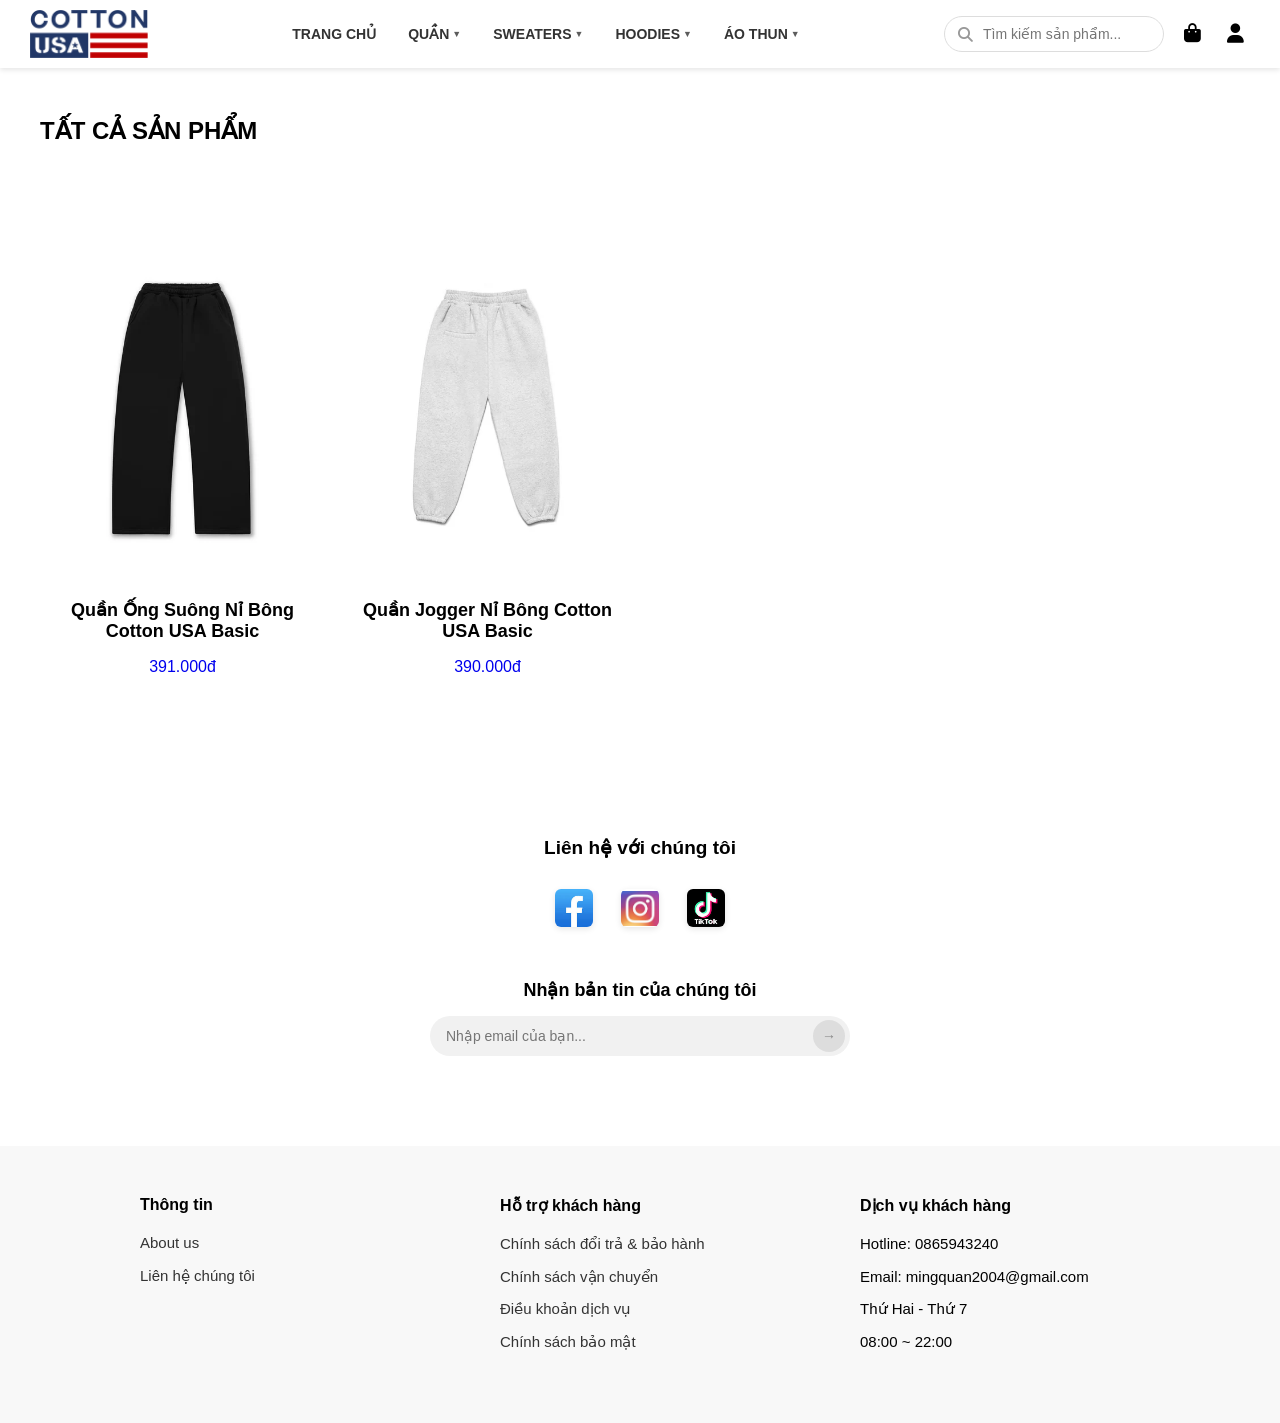
<file: quan.html>
<!DOCTYPE html>
<html lang="vi">
<head>
    <meta charset="UTF-8">
    <meta name="viewport" content="width=device-width, initial-scale=1.0">
    <link rel="stylesheet" href="https://cdnjs.cloudflare.com/ajax/libs/font-awesome/6.5.2/css/all.min.css">
    <link rel="stylesheet" href="style.css">
    <title>DANH MỤC SẢN PHẨM - QUẦN</title>
    <style>
        .product-item.hidden {
            display: none !important;
        }
    </style>
</head>
<body>
    <header>
        <div class="logo">
            <img src="images/logo.avif" alt="Cotton USA">
        </div>
        <ul class="MENU">
            <li><a href="index.html">TRANG CHỦ</a></li>
            <li class="has-submenu">
                <a href="quan.html">QUẦN <span class="arrow">▼</span></a>
                <ul class="sub-menu">
                    <li><a href="quan.html?type=ong-suong">Quần Ống Suông</a></li>
                    <li><a href="quan.html?type=jogger">Quần Jogger</a></li>
                </ul>
            </li>
            <li class="has-submenu">
                <a href="sweater.html">SWEATERS <span class="arrow">▼</span></a>
                <ul class="sub-menu">
                    <li><a href="sweater.html?id=US001">University Sweater</a></li>
                    <li><a href="sweater.html?id=CS001">Car Sweater</a></li>
                    <li><a href="sweater.html?id=FS001">Floral Sweater</a></li>
                </ul>
            </li>
            <li class="has-submenu">
                <a href="hoodies.html">HOODIES <span class="arrow">▼</span></a>
                <ul class="sub-menu">
                    <li><a href="hoodies.html?id=BH001">Basic Hoodie</a></li>
                    <li><a href="hoodies.html?id=PH001">Porsche Hoodie</a></li>
                    <li><a href="hoodies.html?id=USAH001">USA Hoodie</a></li>
                </ul>
            </li>
            <li class="has-submenu">
                <a href="aothundaitay.html">ÁO THUN <span class="arrow">▼</span></a>
                <ul class="sub-menu">
                    <li><a href="aothun.html">Áo Thun ngắn tay <span class="arrow">▼</span></a>
                        <ul class="sub-menu">
                            <li><a href="aothun.html?id=W001">Áo Thun Watch</a></li>
                            <li><a href="aothun.html?id=POR001">Áo Thun Poscher</a></li>
                            <li><a href="aothun.html?id=USA001">Áo Thun USA</a></li>
                        </ul>
                    </li>
                    <li><a href="aothundaitay.html">Áo Thun dài tay <span class="arrow">▼</span></a>
                        <ul class="sub-menu">
                            <li><a href="aothundaitay.html?id=RP001">Áo Thun Dài Tay Rapper</a></li>
                            <li><a href="aothundaitay.html?id=POR001">Áo Thun Dài Tay Poscher</a></li>
                            <li><a href="aothundaitay.html?id=USA001">Áo Thun Dài Tay USA</a></li>
                        </ul>
                    </li>
                </ul>
            </li>
        </ul>
        <div class="other">
            <div class="search-icon">
                <input type="text" id="searchInput" placeholder="Tìm kiếm sản phẩm...">
                <i class="fas fa-search"></i>
            </div>
            <div class="cart-wrapper">
                <button class="cart-icon-btn" id="cartBtn" aria-label="Giỏ hàng">
                    <i class="fas fa-shopping-bag"></i>
                    <span class="cart-badge" id="cartBadge">0</span>
                </button>
                <div class="cart-dropdown" id="cartDropdown">
                    <div class="cart-dropdown-header">
                        <span>Giỏ hàng</span>
                        <span id="cartItemCount">0 sản phẩm</span>
                    </div>
                    <div class="cart-items-list" id="cartItemsList">
                        <div class="cart-empty-msg"><i class="fas fa-shopping-bag"></i>Giỏ hàng trống</div>
                    </div>
                    <div class="cart-dropdown-footer" id="cartFooter" style="display:none">
                        <div class="cart-total-row">
                            <span>Tổng cộng:</span>
                            <span class="cart-total-amount" id="cartTotal">0₫</span>
                        </div>
                        <button class="cart-checkout-btn" onclick="window.location.href='giaohang.html'">Thanh toán ngay →</button>
                    </div>
                </div>
            </div>
            <div class="auth-wrapper">
                <button class="auth-icon-btn" id="authBtn" aria-label="Tài khoản">
                    <i class="fas fa-user"></i>
                </button>
                <div class="auth-dropdown" id="authDropdown">
                    <div id="authLoggedOut">
                        <div class="auth-tabs">
                            <button class="auth-tab active" id="tabLogin" onclick="switchTab('login')">Đăng nhập</button>
                            <button class="auth-tab" id="tabRegister" onclick="switchTab('register')">Đăng ký</button>
                        </div>
                        <div class="auth-form-panel" id="panelLogin">
                            <div class="auth-error" id="loginError"></div>
                            <div class="auth-field">
                                <label>Email</label>
                                <input type="email" id="loginEmail" placeholder="example@email.com">
                            </div>
                            <div class="auth-field">
                                <label>Mật khẩu</label>
                                <input type="password" id="loginPassword" placeholder="••••••••">
                            </div>
                            <button class="auth-submit-btn" onclick="doLogin()">Đăng nhập</button>
                        </div>
                        <div class="auth-form-panel" id="panelRegister" style="display:none">
                            <div class="auth-error" id="registerError"></div>
                            <div class="auth-field">
                                <label>Họ tên</label>
                                <input type="text" id="regName" placeholder="Nguyễn Văn A">
                            </div>
                            <div class="auth-field">
                                <label>Email</label>
                                <input type="email" id="regEmail" placeholder="example@email.com">
                            </div>
                            <div class="auth-field">
                                <label>Mật khẩu</label>
                                <input type="password" id="regPassword" placeholder="Tối thiểu 6 ký tự">
                            </div>
                            <button class="auth-submit-btn" onclick="doRegister()">Tạo tài khoản</button>
                        </div>
                    </div>
                    <div id="authLoggedIn" style="display:none">
                        <div class="auth-avatar" id="authAvatar">A</div>
                        <div class="auth-username" id="authUsername">Người dùng</div>
                        <div class="auth-useremail" id="authUserEmail">email@example.com</div>
                        <button class="auth-logout-btn" onclick="doLogout()">Đăng xuất</button>
                    </div>
                </div>
            </div>
        </div>
        <div class="dropdown-overlay" id="dropdownOverlay"></div>
    </header>

    <section class="quan">
        <div class="container">
            <h2>TẤT CẢ SẢN PHẨM</h2>
            <div class="muahang-list">
                <a href="muahang.html?id=QOS001" class="product-item item-ong-suong">
                    <div class="muahang">
                        <img src="quan/quanongsuong.webp" alt="Quần Ống Suông">
                        <h3>Quần Ống Suông Nỉ Bông Cotton USA Basic</h3>
                        <p>391.000đ</p>
                    </div>
                </a>
                <a href="muahang.html?id=QOJ001" class="product-item item-jogger">
                    <div class="muahang">
                        <img src="quan/quanjoggerxamtieu.webp" alt="Quần Jogger">
                        <h3>Quần Jogger Nỉ Bông Cotton USA Basic</h3>
                        <p>390.000đ</p>
                    </div>
                </a>
            </div>
        </div>
    </section>

    <section class="contact">
        <h2>Liên hệ với chúng tôi</h2>
        <div class="social-group">
            <a href="https://web.facebook.com/03.august4/" target="_blank"><img src="images/Facebook.jpeg" alt="Facebook"></a>
            <a href="https://www.instagram.com/ming.quann/" target="_blank"><img src="images/instagram.jpeg" alt="Instagram"></a>
            <a href="https://www.tiktok.com/@03_august4" target="_blank"><img src="images/tiktok.jpeg" alt="TikTok"></a>
        </div>
        <h3>Nhận bản tin của chúng tôi</h3>
        <form class="newsletter-form">
            <input type="email" class="newsletter-input" placeholder="Nhập email của bạn...">
            <button type="submit" class="submit-btn">→</button>
        </form>
    </section>

    <div class="footer-top">
        <div class="footer-column">
            <h4>Thông tin</h4>
            <ul><li><a href="#">About us</a></li><li><a href="#">Liên hệ chúng tôi</a></li></ul>
        </div>
        <div class="footer-column">
            <h4>Hỗ trợ khách hàng</h4>
            <ul><li><a href="#">Chính sách đổi trả & bảo hành</a></li><li><a href="#">Chính sách vận chuyển</a></li><li><a href="#">Điều khoản dịch vụ</a></li><li><a href="#">Chính sách bảo mật</a></li></ul>
        </div>
        <div class="footer-column">
            <h4>Dịch vụ khách hàng</h4>
            <ul><li>Hotline: 0865943240</li><li>Email: mingquan2004@gmail.com</li><li>Thứ Hai - Thứ 7</li><li>08:00 ~ 22:00</li></ul>
        </div>
    </div>

    <script>
        (function() {
            const params = new URLSearchParams(window.location.search);
            const type = params.get('type');
            if (type) {
                document.querySelectorAll('.product-item').forEach(item => {
                    item.classList.add('hidden');
                });
                document.querySelectorAll('.item-' + type).forEach(item => {
                    item.classList.remove('hidden');
                });
            }
        })();

        const header = document.querySelector("header");
        window.addEventListener("scroll", function() {
            if (window.pageYOffset > 0) {
                header.classList.add("sticky");
            } else {
                header.classList.remove("sticky");
            }
        });
    </script>

    <script src="js/cart-auth.js"></script>

    <script>
        (function initHeaderDropdowns() {
            const cartBtn = document.getElementById('cartBtn');
            const cartDropdown = document.getElementById('cartDropdown');
            const authBtn = document.getElementById('authBtn');
            const authDropdown = document.getElementById('authDropdown');
            const overlay = document.getElementById('dropdownOverlay');

            if (!cartBtn || !cartDropdown || !authBtn || !authDropdown || !overlay) return;

            function closeAll() {
                cartDropdown.classList.remove('open');
                authDropdown.classList.remove('open');
                overlay.classList.remove('active');
            }

            cartBtn.addEventListener('click', function (e) {
                e.stopPropagation();
                const isOpen = cartDropdown.classList.contains('open');
                closeAll();
                if (!isOpen) {
                    cartDropdown.classList.add('open');
                    overlay.classList.add('active');
                }
            });

            authBtn.addEventListener('click', function (e) {
                e.stopPropagation();
                const isOpen = authDropdown.classList.contains('open');
                closeAll();
                if (!isOpen) {
                    authDropdown.classList.add('open');
                    overlay.classList.add('active');
                }
            });

            cartDropdown.addEventListener('click', function (e) { e.stopPropagation(); });
            authDropdown.addEventListener('click', function (e) { e.stopPropagation(); });

            overlay.addEventListener('click', function () { closeAll(); });
            document.addEventListener('click', function () { closeAll(); });
        })();
    </script>

    <!-- TÌM KIẾM SẢN PHẨM -->
    <script>
    (function() {
        var searchInput = document.getElementById('searchInput');
        if (!searchInput) return;
        if (searchInput.hasAttribute('data-search-bound')) return;
        searchInput.setAttribute('data-search-bound', 'true');
        
        searchInput.disabled = false;
        searchInput.readOnly = false;
        searchInput.style.pointerEvents = 'auto';
        
        var allProducts = document.querySelectorAll('.product-item');
        var originalStates = new Map();
        allProducts.forEach(function(product) {
            originalStates.set(product, product.classList.contains('hidden'));
        });
        
        var msgDiv = document.getElementById('searchResultMsg');
        if (!msgDiv) {
            msgDiv = document.createElement('div');
            msgDiv.id = 'searchResultMsg';
            msgDiv.style.cssText = 'text-align: center; padding: 40px; font-size: 15px; color: #888; background: #fff; border-radius: 8px; margin-top: 20px; display: none;';
            var container = document.querySelector('.muahang-list');
            if (container && container.parentNode) {
                container.parentNode.insertBefore(msgDiv, container.nextSibling);
            }
        }
        
        function filterProducts() {
            var keyword = searchInput.value.trim().toLowerCase();
            var found = false;
            var matchedCount = 0;
            
            allProducts.forEach(function(product) {
                var nameElem = product.querySelector('h3');
                var productName = nameElem ? nameElem.innerText.toLowerCase() : '';
                
                if (keyword === '') {
                    var wasHidden = originalStates.get(product);
                    if (wasHidden) {
                        product.classList.add('hidden');
                    } else {
                        product.classList.remove('hidden');
                    }
                    found = true;
                } else if (productName.indexOf(keyword) !== -1) {
                    product.classList.remove('hidden');
                    found = true;
                    matchedCount++;
                } else {
                    product.classList.add('hidden');
                }
            });
            
            if (!found && keyword !== '') {
                msgDiv.innerHTML = '🔍 Không tìm thấy sản phẩm nào phù hợp với "' + keyword + '"';
                msgDiv.style.display = 'block';
            } else {
                msgDiv.style.display = 'none';
            }
        }
        
        searchInput.addEventListener('input', filterProducts);
        searchInput.addEventListener('keyup', filterProducts);
    })();
    </script>
</body>
</html>
</file>
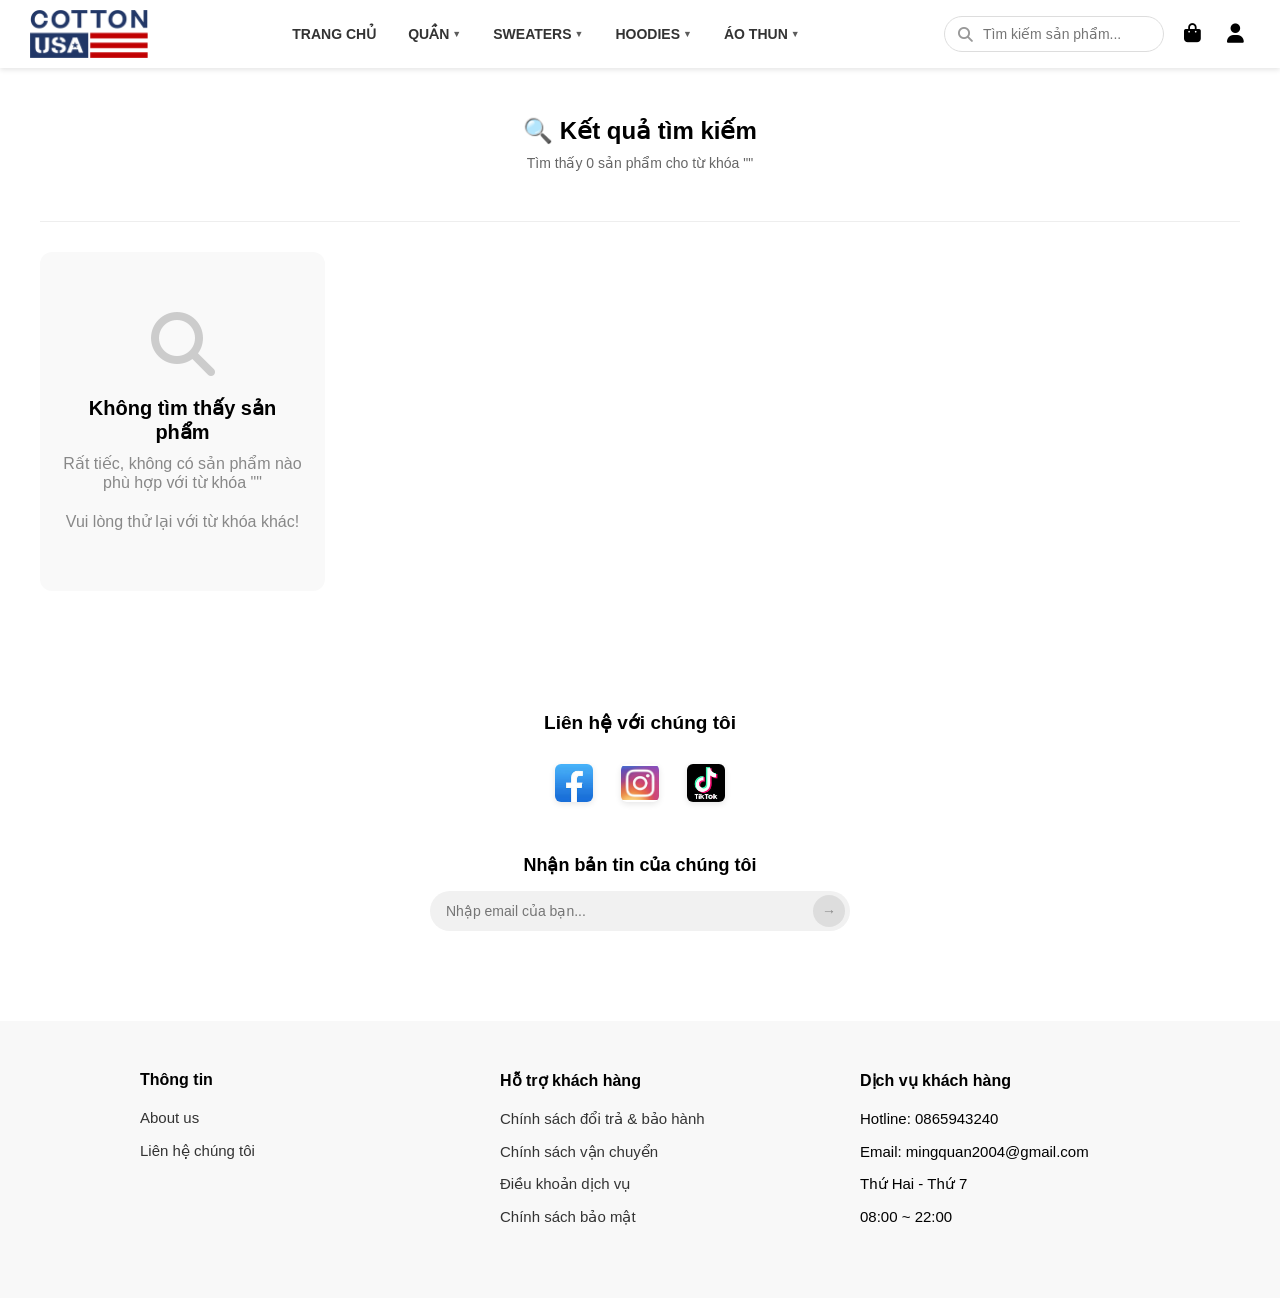
<file: search-results.html>
<!DOCTYPE html>
<html lang="vi">
<head>
    <meta charset="UTF-8">
    <meta name="viewport" content="width=device-width, initial-scale=1.0">
    <link rel="stylesheet" href="https://cdnjs.cloudflare.com/ajax/libs/font-awesome/6.5.2/css/all.min.css">
    <link rel="stylesheet" href="style.css">
    <title>Kết quả tìm kiếm - Cotton USA</title>
</head>
<body>
    <header>
        <div class="logo">
            <img src="images/logo.avif" alt="Cotton USA">
        </div>
        <ul class="MENU">
            <li><a href="index.html">TRANG CHỦ</a></li>
            <li class="has-submenu"><a href="quan.html">QUẦN <span class="arrow">▼</span></a>
                <ul class="sub-menu"><li><a href="quan.html?type=ong-suong">Quần Ống Suông</a></li><li><a href="quan.html?type=jogger">Quần Jogger</a></li></ul>
            </li>
            <li class="has-submenu"><a href="sweater.html">SWEATERS <span class="arrow">▼</span></a>
                <ul class="sub-menu"><li><a href="sweater.html?id=US001">University Sweater</a></li><li><a href="sweater.html?id=CS001">Car Sweater</a></li><li><a href="sweater.html?id=FS001">Floral Sweater</a></li></ul>
            </li>
            <li class="has-submenu"><a href="hoodies.html">HOODIES <span class="arrow">▼</span></a>
                <ul class="sub-menu"><li><a href="hoodies.html?id=BH001">Basic Hoodie</a></li><li><a href="hoodies.html?id=PH001">Porsche Hoodie</a></li><li><a href="hoodies.html?id=USAH001">USA Hoodie</a></li></ul>
            </li>
            <li class="has-submenu"><a href="aothundaitay.html">ÁO THUN <span class="arrow">▼</span></a>
                <ul class="sub-menu">
                    <li><a href="aothun.html">Áo Thun ngắn tay <span class="arrow">▼</span></a>
                        <ul class="sub-menu"><li><a href="aothun.html?id=W001">Áo Thun Watch</a></li><li><a href="aothun.html?id=POR001">Áo Thun Poscher</a></li><li><a href="aothun.html?id=USA001">Áo Thun USA</a></li></ul>
                    </li>
                    <li><a href="aothundaitay.html">Áo Thun dài tay <span class="arrow">▼</span></a>
                        <ul class="sub-menu"><li><a href="aothundaitay.html?id=RP001">Áo Thun Dài Tay Rapper</a></li><li><a href="aothundaitay.html?id=POR001">Áo Thun Dài Tay Poscher</a></li><li><a href="aothundaitay.html?id=USA001">Áo Thun Dài Tay USA</a></li></ul>
                    </li>
                </ul>
            </li>
        </ul>
        <div class="other">
            <div class="search-icon">
                <input type="text" id="searchInput" placeholder="Tìm kiếm sản phẩm...">
                <i class="fas fa-search"></i>
            </div>
            <div class="cart-wrapper">
                <button class="cart-icon-btn" id="cartBtn"><i class="fas fa-shopping-bag"></i><span class="cart-badge" id="cartBadge">0</span></button>
                <div class="cart-dropdown" id="cartDropdown">
                    <div class="cart-dropdown-header"><span>Giỏ hàng</span><span id="cartItemCount">0 sản phẩm</span></div>
                    <div class="cart-items-list" id="cartItemsList"><div class="cart-empty-msg"><i class="fas fa-shopping-bag"></i>Giỏ hàng trống</div></div>
                    <div class="cart-dropdown-footer" id="cartFooter" style="display:none">
                        <div class="cart-total-row"><span>Tổng cộng:</span><span class="cart-total-amount" id="cartTotal">0₫</span></div>
                        <button class="cart-checkout-btn" onclick="checkout()">Thanh toán ngay →</button>
                    </div>
                </div>
            </div>
            <div class="auth-wrapper">
                <button class="auth-icon-btn" id="authBtn"><i class="fas fa-user"></i></button>
                <div class="auth-dropdown" id="authDropdown">
                    <div id="authLoggedOut">
                        <div class="auth-tabs"><button class="auth-tab active" onclick="switchTab('login')">Đăng nhập</button><button class="auth-tab" onclick="switchTab('register')">Đăng ký</button></div>
                        <div class="auth-form-panel" id="panelLogin">
                            <div class="auth-error" id="loginError"></div>
                            <div class="auth-field"><label>Email</label><input type="email" id="loginEmail" placeholder="example@email.com"></div>
                            <div class="auth-field"><label>Mật khẩu</label><input type="password" id="loginPassword" placeholder="••••••••"></div>
                            <button class="auth-submit-btn" onclick="doLogin()">Đăng nhập</button>
                        </div>
                        <div class="auth-form-panel" id="panelRegister" style="display:none">
                            <div class="auth-error" id="registerError"></div>
                            <div class="auth-field"><label>Họ tên</label><input type="text" id="regName" placeholder="Nguyễn Văn A"></div>
                            <div class="auth-field"><label>Email</label><input type="email" id="regEmail" placeholder="example@email.com"></div>
                            <div class="auth-field"><label>Mật khẩu</label><input type="password" id="regPassword" placeholder="Tối thiểu 6 ký tự"></div>
                            <button class="auth-submit-btn" onclick="doRegister()">Tạo tài khoản</button>
                        </div>
                    </div>
                    <div id="authLoggedIn" style="display:none">
                        <div class="auth-avatar" id="authAvatar">A</div>
                        <div class="auth-username" id="authUsername"></div>
                        <div class="auth-useremail" id="authUserEmail"></div>
                        <button class="auth-logout-btn" onclick="doLogout()">Đăng xuất</button>
                    </div>
                </div>
            </div>
        </div>
    </header>
    <div class="dropdown-overlay" id="dropdownOverlay"></div>

    <section class="search-results-container">
        <div class="container">
            <div class="search-header">
                <h2>🔍 Kết quả tìm kiếm</h2>
                <p>Tìm thấy <span id="resultCount">0</span> sản phẩm cho từ khóa "<span id="searchKeyword" class="search-keyword"></span>"</p>
            </div>
            <div class="results-count" id="resultsCount"></div>
            <div class="muahang-list" id="searchResultsList">
                <!-- Kết quả sẽ hiển thị ở đây -->
            </div>
        </div>
    </section>

    <section class="contact">
        <h2>Liên hệ với chúng tôi</h2>
        <div class="social-group">
            <a href="https://web.facebook.com/03.august4/" target="_blank"><img src="images/Facebook.jpeg" alt="Facebook"></a>
            <a href="https://www.instagram.com/ming.quann" target="_blank"><img src="images/instagram.jpeg" alt="Instagram"></a>
            <a href="https://www.tiktok.com/@03_august4" target="_blank"><img src="images/tiktok.jpeg" alt="TikTok"></a>
        </div>
        <h3>Nhận bản tin của chúng tôi</h3>
        <form class="newsletter-form"><input type="email" class="newsletter-input" placeholder="Nhập email của bạn..."><button type="submit" class="submit-btn">→</button></form>
    </section>

    <div class="footer-top">
        <div class="footer-column"><h4>Thông tin</h4><ul><li><a href="#">About us</a></li><li><a href="#">Liên hệ chúng tôi</a></li></ul></div>
        <div class="footer-column"><h4>Hỗ trợ khách hàng</h4><ul><li><a href="#">Chính sách đổi trả & bảo hành</a></li><li><a href="#">Chính sách vận chuyển</a></li><li><a href="#">Điều khoản dịch vụ</a></li><li><a href="#">Chính sách bảo mật</a></li></ul></div>
        <div class="footer-column"><h4>Dịch vụ khách hàng</h4><ul><li>Hotline: 0865943240</li><li>Email: mingquan2004@gmail.com</li><li>Thứ Hai - Thứ 7</li><li>08:00 ~ 22:00</li></ul></div>
    </div>

    <script src="js/cart-auth.js"></script>
    <script>
        // ================= DATABASE SẢN PHẨM TOÀN TRANG =================
        const ALL_PRODUCTS = [
            // QUẦN
            { id: "QOS001", name: "Quần Ống Suông Nỉ Bông Cotton USA Basic", price: "391.000", img: "quan/quanongsuong.webp", link: "muahang.html?id=QOS001", category: "Quần" },
            { id: "QOJ001", name: "Quần Jogger Nỉ Bông Cotton USA Basic", price: "390.000", img: "quan/quanjoggerxamtieu.webp", link: "muahang.html?id=QOJ001", category: "Quần" },
            
            // SWEATER
            { id: "HUST001", name: "HUST University Sweater", price: "399.000", img: "sweater/HUSTsweaterden.webp", link: "muahang.html?id=HUST001", category: "Sweater" },
            { id: "NEU001", name: "NEU University Sweater", price: "399.000", img: "sweater/NEUsweaterden.webp", link: "muahang.html?id=NEU001", category: "Sweater" },
            { id: "RMIT001", name: "RMIT University Sweater", price: "399.000", img: "sweater/RMITsweaterden.webp", link: "muahang.html?id=RMIT001", category: "Sweater" },
            { id: "PORSCHE001", name: "Porsche 911 GT3RS Sweater", price: "399.000", img: "sweater/Porschesweaterden.webp", link: "muahang.html?id=PORSCHE001", category: "Sweater" },
            { id: "BMW001", name: "BMW M3 Competition Sweater", price: "399.000", img: "sweater/BMWsweaterden.webp", link: "muahang.html?id=BMW001", category: "Sweater" },
            { id: "MERCEDES001", name: "Mercedes Sweater", price: "399.000", img: "sweater/Mercedessweaterden.webp", link: "muahang.html?id=MERCEDES001", category: "Sweater" },
            { id: "FLORAL001", name: "Floral Cotton USA Sweater", price: "399.000", img: "sweater/FloralCottonUsaSweaterden.webp", link: "muahang.html?id=FLORAL001", category: "Sweater" },
            { id: "HOACUC001", name: "Hoa Cúc Daisy Sweater", price: "399.000", img: "sweater/hoacucsweaterden.webp", link: "muahang.html?id=HOACUC001", category: "Sweater" },
            
            // HOODIES
            { id: "BS001", name: "Basic Hoodie", price: "399.000", img: "hoodies/HoodieCottonUSABasicden.webp", link: "muahang.html?id=BS001", category: "Hoodies" },
            { id: "PNS001", name: "Porsche Night Speed Hoodie", price: "399.000", img: "hoodies/Porsch NIght Speed Hoodieden.webp", link: "muahang.html?id=PNS001", category: "Hoodies" },
            { id: "PST001", name: "Porsche Silver Turbo S Hoodie", price: "399.000", img: "hoodies/Porsche Silver Turbo S Hoodieden.webp", link: "muahang.html?id=PST001", category: "Hoodies" },
            { id: "Pos911", name: "Porsche 911 Hoodie", price: "399.000", img: "hoodies/Posche911Hoodieden.webp", link: "muahang.html?id=Pos911", category: "Hoodies" },
            { id: "USA001", name: "USA City Of Dream Hoodie", price: "399.000", img: "hoodies/USA City Of Dream Hoodieden.webp", link: "muahang.html?id=USA001", category: "Hoodies" },
            { id: "Texas001", name: "USA Texas 1945 Hoodie", price: "399.000", img: "hoodies/USA Texas 1945 Hoodiehong.webp", link: "muahang.html?id=Texas001", category: "Hoodies" },
            { id: "VUS001", name: "USA Vintage United State Hoodie", price: "399.000", img: "hoodies/USA Vintage United State Hoodieden.webp", link: "muahang.html?id=VUS001", category: "Hoodies" },
            
            // ÁO THUN NGẮN TAY
            { id: "WDX300", name: "Watch Doxa X300", price: "189.000", img: "aothun/Watch Doxa X300 den.webp", link: "muahang.html?id=WDX300", category: "Áo Thun" },
            { id: "WOT001", name: "Watch One Time", price: "189.000", img: "aothun/Watch One Time den.webp", link: "muahang.html?id=WOT001", category: "Áo Thun" },
            { id: "WTC001", name: "Watch That Completes", price: "189.000", img: "aothun/Watch That Completes den.webp", link: "muahang.html?id=WTC001", category: "Áo Thun" },
            { id: "PP911T", name: "Pink Porsche 911 Turbo", price: "189.000", img: "aothun/Pink Porsche 911 Turbo den.webp", link: "muahang.html?id=PP911T", category: "Áo Thun" },
            { id: "PVS001", name: "Porsche Vintage Style", price: "189.000", img: "aothun/Porsche Vintage Style den.webp", link: "muahang.html?id=PVS001", category: "Áo Thun" },
            { id: "PVB001", name: "Porsche Violet Berry", price: "189.000", img: "aothun/Porsche Violet Berry den.webp", link: "muahang.html?id=PVB001", category: "Áo Thun" },
            { id: "UCE001", name: "USA California Extraordinary", price: "189.000", img: "aothun/USA California Extraordinary den.webp", link: "muahang.html?id=UCE001", category: "Áo Thun" },
            { id: "ULA001", name: "USA Los Angeles", price: "189.000", img: "aothun/USA Los Ageles den.webp", link: "muahang.html?id=ULA001", category: "Áo Thun" },
            { id: "UMTE001", name: "USA More Than Enough", price: "189.000", img: "aothun/USA More Than Enough den.webp", link: "muahang.html?id=UMTE001", category: "Áo Thun" },
            
            // ÁO THUN DÀI TAY
            { id: "ER001", name: "Rapper Eminem Recovery", price: "189.000", img: "aothundaitay/Rapper Eminem Recovery den.webp", link: "muahang.html?id=ER001", category: "Áo Thun Dài Tay" },
            { id: "ICDSN001", name: "Rapper Ice Cube Dont Say Nothing", price: "189.000", img: "aothundaitay/Rapper Ice Cube Dont Say Nothing den.webp", link: "muahang.html?id=ICDSN001", category: "Áo Thun Dài Tay" },
            { id: "TSFT001", name: "Rapper Travis Scott Fein Typo", price: "189.000", img: "aothundaitay/Rapper Travis Scott Fein Typo den.webp", link: "muahang.html?id=TSFT001", category: "Áo Thun Dài Tay" },
            { id: "AB911", name: "Porsche All Black 911 GT3RS", price: "189.000", img: "aothundaitay/Porsche All Black 911 GT3RS den.webp", link: "muahang.html?id=AB911", category: "Áo Thun Dài Tay" },
            { id: "ESR001", name: "Porsche Eat Sleep Repeat", price: "189.000", img: "aothundaitay/Porsche Eat Sleep Repeat den.webp", link: "muahang.html?id=ESR001", category: "Áo Thun Dài Tay" },
            { id: "TSG001", name: "Porsche Turbo S GTSTREET", price: "189.000", img: "aothundaitay/Porsche Turbo S GTSTREET den.webp", link: "muahang.html?id=TSG001", category: "Áo Thun Dài Tay" },
            { id: "MTE001", name: "USA More Than Enough (Dài Tay)", price: "189.000", img: "aothundaitay/USA More Than Enough den.webp", link: "muahang.html?id=MTE001", category: "Áo Thun Dài Tay" },
            { id: "NYC001", name: "USA New York City", price: "189.000", img: "aothundaitay/USA New York City den.webp", link: "muahang.html?id=NYC001", category: "Áo Thun Dài Tay" },
            { id: "Texas002", name: "USA Texas 1945 (Dài Tay)", price: "189.000", img: "aothundaitay/USA Texas 1945 den.webp", link: "muahang.html?id=Texas002", category: "Áo Thun Dài Tay" }
        ];

        // Lấy từ khóa từ URL
        const urlParams = new URLSearchParams(window.location.search);
        const keyword = urlParams.get('q') || '';
        
        // Hiển thị từ khóa
        document.getElementById('searchKeyword').textContent = keyword;
        
        // Tìm kiếm sản phẩm
        let results = [];
        if (keyword.trim() !== '') {
            const lowerKeyword = keyword.toLowerCase();
            results = ALL_PRODUCTS.filter(product => 
                product.name.toLowerCase().includes(lowerKeyword) ||
                product.category.toLowerCase().includes(lowerKeyword)
            );
        }
        
        // Cập nhật số lượng kết quả
        document.getElementById('resultCount').textContent = results.length;
        
        // Hiển thị kết quả
        const resultsList = document.getElementById('searchResultsList');
        
        if (results.length === 0) {
            resultsList.innerHTML = `
                <div class="no-results">
                    <i class="fas fa-search"></i>
                    <h3>Không tìm thấy sản phẩm</h3>
                    <p>Rất tiếc, không có sản phẩm nào phù hợp với từ khóa "${keyword}"</p>
                    <p style="margin-top: 20px;">Vui lòng thử lại với từ khóa khác!</p>
                </div>
            `;
        } else {
            let html = '';
            results.forEach(product => {
                html += `
                    <a href="${product.link}" class="product-item">
                        <div class="muahang">
                            <img src="${product.img}" alt="${product.name}">
                            <h3>${product.name}</h3>
                            <p>${product.price}đ</p>
                            <span style="font-size: 12px; color: #888;">${product.category}</span>
                        </div>
                    </a>
                `;
            });
            resultsList.innerHTML = html;
        }
        
        // ================= HEADER DROPDOWN =================
        (function initHeaderDropdowns() {
            const cartBtn = document.getElementById('cartBtn');
            const cartDropdown = document.getElementById('cartDropdown');
            const authBtn = document.getElementById('authBtn');
            const authDropdown = document.getElementById('authDropdown');
            const overlay = document.getElementById('dropdownOverlay');

            if (!cartBtn || !cartDropdown || !authBtn || !authDropdown || !overlay) return;

            function closeAll() {
                cartDropdown.classList.remove('open');
                authDropdown.classList.remove('open');
                overlay.classList.remove('active');
            }

            cartBtn.addEventListener('click', function (e) {
                e.stopPropagation();
                const isOpen = cartDropdown.classList.contains('open');
                closeAll();
                if (!isOpen) {
                    cartDropdown.classList.add('open');
                    overlay.classList.add('active');
                }
            });

            authBtn.addEventListener('click', function (e) {
                e.stopPropagation();
                const isOpen = authDropdown.classList.contains('open');
                closeAll();
                if (!isOpen) {
                    authDropdown.classList.add('open');
                    overlay.classList.add('active');
                }
            });

            cartDropdown.addEventListener('click', function (e) { e.stopPropagation(); });
            authDropdown.addEventListener('click', function (e) { e.stopPropagation(); });

            overlay.addEventListener('click', function () { closeAll(); });
            document.addEventListener('click', function () { closeAll(); });
        })();

        // ================= TÌM KIẾM TRÊN HEADER (CHUYỂN HƯỚNG) =================
        const searchInput = document.getElementById('searchInput');
        if (searchInput) {
            searchInput.addEventListener('keypress', function(e) {
                if (e.key === 'Enter') {
                    const searchKeyword = this.value.trim();
                    if (searchKeyword !== '') {
                        window.location.href = 'search-results.html?q=' + encodeURIComponent(searchKeyword);
                    }
                }
            });
        }
    </script>
</body>
</html>
</file>
<file: style.css>
* {
    margin: 0;
    padding: 0;
    box-sizing: border-box;
    font-family: Arial, Helvetica, sans-serif;
}
a,
a:hover,
a:focus,
a:active {
    text-decoration: none;
}
/* Lui anh xuong duoi */
body {
    padding-top: 67px;
}
header {
    display: flex;
    justify-content: space-between;
    align-items: center;
    padding: 10px 30px;           
    background-color: #fff;
    box-shadow: 0 2px 5px rgba(0,0,0,0.1);
    position: fixed;
    top: 0;
    left: 0;
    width: 100%;
    z-index: 1000;
    background: rgba(255, 255, 255, 0.70);
}
header:hover {
    background: rgba(255, 255, 255, 0.90);
}

/* Logo */
.logo {
    flex: 0 0 auto;
    width: 118px;                 
}
.logo img {
    width: 100%;
    height: auto;
    display: block;
}
.MENU {
    display: flex;
    list-style: none;
    gap: 20px;                   
    flex: 1;
    justify-content: center;
    margin: 0 30px;
}

.MENU li {
    position: relative;
    white-space: nowrap;
}

.MENU li a {
    text-decoration: none;
    color: #333;
    font-size: 14px;             
    font-weight: 600;
    padding: 10px 6px;            
    transition: color 0.3s ease;
    display: flex;
    align-items: center;
    gap: 3px;
}

.MENU li a:hover {
    color: #e30613;
}

.arrow {
    font-size: 9px;
    opacity: 0.8;
    transition: transform 0.3s ease;
}

.MENU li:hover > a > .arrow {
    transform: rotate(180deg);
}

/* ===== SUB-MENU CẤP 1: xuất hiện bên dưới nav item ===== */
.MENU > li > .sub-menu {
    position: absolute;
    top: 100%;
    left: 50%;
    transform: translateX(-50%) translateY(8px);
    width: 210px;
    background-color: #fff;
    border: 1px solid #eee;
    box-shadow: 0 8px 20px rgba(0, 0, 0, 0.12);
    padding: 10px 0;
    visibility: hidden;
    opacity: 0;
    transition: all 0.25s ease;
    z-index: 100;
    border-radius: 4px;
    list-style: none;
}

.MENU > li:hover > .sub-menu {
    visibility: visible;
    opacity: 1;
    transform: translateX(-50%) translateY(0);
}

/* ===== SUB-MENU CẤP 2: xuất hiện sang phải ===== */
.MENU .sub-menu li {
    position: relative;
}

.MENU .sub-menu li > .sub-menu {
    position: absolute;
    top: 0;
    left: 100%;
    transform: translateX(6px);
    width: 210px;
    background-color: #fff;
    border: 1px solid #eee;
    box-shadow: 0 8px 20px rgba(0, 0, 0, 0.12);
    padding: 10px 0;
    visibility: hidden;
    opacity: 0;
    transition: all 0.25s ease;
    z-index: 101;
    border-radius: 4px;
    list-style: none;
}

.MENU .sub-menu li:hover > .sub-menu {
    visibility: visible;
    opacity: 1;
    transform: translateX(0);
}

/* Mũi tên cấp 2 quay sang phải thay vì xuống */
.MENU .sub-menu li:hover > a > .arrow {
    transform: rotate(-90deg);
}

/* ===== STYLE CHUNG CHO LINK TRONG SUB-MENU ===== */
.sub-menu li a {
    font-weight: normal;
    font-size: 14px;
    padding: 9px 20px;
    display: flex;
    align-items: center;
    justify-content: space-between;
    color: #444;
}

.sub-menu li a:hover {
    color: #e30613;
    background-color: #f9f9f9;
}

/* Làm nổi item đang mở sub-sub-menu */
.MENU .sub-menu li:hover > a {
    color: #e30613;
    background-color: #f9f9f9;
}

/* ==================== PHẦN BÊN PHẢI ==================== */
.other {
    display: flex;
    align-items: center;
    gap: 14px;                    
    flex: 0 0 auto;
}
.search-icon {
    position: relative;
    width: 220px;                 
}

.search-icon input {
    width: 100%;
    padding: 9px 15px 9px 38px;
    border: 1px solid #ddd;
    border-radius: 25px;
    font-size: 14px;
    outline: none;
}

.search-icon i {
    position: absolute;
    left: 14px;
    top: 50%;
    transform: translateY(-50%);
    color: #999;
    font-size: 15px;
}

.dropdown-overlay {
    display: none;
    position: fixed;
    inset: 0;
    z-index: 999;
}
.dropdown-overlay.active { display: block; }

/* -----------------------------------------------------------Shared animation------------------------------------------------ */
@keyframes cuDropIn {
    from { opacity: 0; transform: translateY(-10px) scale(.97); }
    to   { opacity: 1; transform: translateY(0)     scale(1);   }
}

/* ========================================================GIỎ HÀNG====================================================== */
.cart-wrapper {
    position: relative;
    display: inline-flex;
    align-items: center;
}

.cart-icon-btn {
    position: relative;
    background: none;
    border: none;
    cursor: pointer;
    color: inherit;
    font-size: 1.2rem;
    padding: 4px 6px;
    display: inline-flex;
    align-items: center;
}

/* Badge */
.cart-badge {
    position: absolute;
    top: -7px;
    right: -7px;
    background: #e63946;
    color: #fff;
    border-radius: 50%;
    min-width: 18px;
    height: 18px;
    font-size: 10px;
    font-weight: 700;
    display: none;          /* JS sẽ đổi thành flex khi có hàng */
    align-items: center;
    justify-content: center;
    padding: 0 3px;
    line-height: 1;
    box-shadow: 0 2px 6px rgba(230,57,70,.45);
    pointer-events: none;
    transition: transform .2s cubic-bezier(.34,1.56,.64,1);
}
.cart-badge.bump { transform: scale(1.5); }

/* Dropdown container */
.cart-dropdown {
    display: none;
    position: absolute;
    top: calc(100% + 14px);
    right: 0;
    width: 340px;
    background: #fff;
    border-radius: 14px;
    box-shadow: 0 14px 40px rgba(0,0,0,.15), 0 2px 8px rgba(0,0,0,.07);
    z-index: 9999;
    overflow: hidden;
    animation: cuDropIn .22s ease;
}
.cart-dropdown.open { display: block; }

/* Header */
.cart-dropdown-header {
    display: flex;
    justify-content: space-between;
    align-items: center;
    padding: 15px 18px 13px;
    border-bottom: 1px solid #f2f2f2;
    font-weight: 700;
    font-size: 14px;
    color: #111;
}
.cart-dropdown-header span:last-child {
    font-size: 12px;
    font-weight: 400;
    color: #aaa;
}

/* List */
.cart-items-list {
    max-height: 280px;
    overflow-y: auto;
    scrollbar-width: thin;
    scrollbar-color: #ddd transparent;
}
.cart-items-list::-webkit-scrollbar { width: 4px; }
.cart-items-list::-webkit-scrollbar-thumb { background: #ddd; border-radius: 4px; }

/* Empty */
.cart-empty-msg {
    text-align: center;
    padding: 32px 20px;
    color: #bbb;
    font-size: 13px;
    line-height: 1.7;
}
.cart-empty-msg i { display: block; font-size: 28px; margin-bottom: 10px; opacity: .45; }

/* Item row */
.cart-item-row {
    display: flex;
    align-items: center;
    gap: 12px;
    padding: 10px 18px;
    border-bottom: 1px solid #f8f8f8;
    transition: background .15s;
}
.cart-item-row:last-child { border-bottom: none; }
.cart-item-row:hover { background: #fafafa; }

.cart-item-img {
    width: 52px;
    height: 52px;
    object-fit: cover;
    border-radius: 8px;
    flex-shrink: 0;
    background: #eee;
}
.cart-item-img-placeholder {
    width: 52px;
    height: 52px;
    border-radius: 8px;
    background: #f0f0f0;
    display: flex;
    align-items: center;
    justify-content: center;
    color: #ccc;
    font-size: 20px;
    flex-shrink: 0;
}

.cart-item-info { flex: 1; min-width: 0; }
.cart-item-name {
    font-size: 13px;
    font-weight: 600;
    color: #111;
    white-space: nowrap;
    overflow: hidden;
    text-overflow: ellipsis;
}
.cart-item-meta { font-size: 11px; color: #999; margin-top: 3px; }

.cart-item-price {
    font-size: 13px;
    font-weight: 700;
    color: #e63946;
    white-space: nowrap;
    flex-shrink: 0;
}

.cart-item-remove {
    background: none;
    border: none;
    cursor: pointer;
    color: #d0d0d0;
    font-size: 13px;
    padding: 4px 5px;
    border-radius: 5px;
    flex-shrink: 0;
    transition: color .2s, background .2s;
}
.cart-item-remove:hover { color: #e63946; background: #fff0f1; }

/* Footer */
.cart-dropdown-footer {
    padding: 14px 18px 16px;
    border-top: 1px solid #f2f2f2;
    background: #fafafa;
}
.cart-total-row {
    display: flex;
    justify-content: space-between;
    align-items: center;
    margin-bottom: 12px;
    font-size: 13px;
    color: #555;
}
.cart-total-amount { font-weight: 700; font-size: 16px; color: #e63946; }

.cart-checkout-btn {
    width: 100%;
    background: #111;
    color: #fff;
    border: none;
    border-radius: 9px;
    padding: 13px;
    font-size: 13px;
    font-weight: 700;
    cursor: pointer;
    letter-spacing: .5px;
    transition: background .2s, transform .15s;
}
.cart-checkout-btn:hover { background: #e63946; transform: translateY(-1px); }
.cart-checkout-btn:active { transform: translateY(0); }

/* ================================================================
   TÀI KHOẢN
================================================================ */
.auth-wrapper {
    position: relative;
    display: inline-flex;
    align-items: center;
}

.auth-icon-btn {
    background: none;
    border: none;
    cursor: pointer;
    color: inherit;
    font-size: 1.2rem;
    padding: 4px 6px;
    display: inline-flex;
    align-items: center;
}

/* Dropdown container */
.auth-dropdown {
    display: none;
    position: absolute;
    top: calc(100% + 14px);
    right: 0;
    width: 300px;
    background: #fff;
    border-radius: 14px;
    box-shadow: 0 14px 40px rgba(0,0,0,.15), 0 2px 8px rgba(0,0,0,.07);
    z-index: 9999;
    overflow: hidden;
    animation: cuDropIn .22s ease;
}
.auth-dropdown.open { display: block; }

/* Tabs */
.auth-tabs { display: flex; border-bottom: 1px solid #f2f2f2; }

.auth-tab {
    flex: 1;
    padding: 14px 10px;
    background: none;
    border: none;
    border-bottom: 2.5px solid transparent;
    cursor: pointer;
    font-size: 13px;
    font-weight: 600;
    color: #bbb;
    letter-spacing: .3px;
    transition: color .2s, border-color .2s;
}
.auth-tab.active { color: #111; border-bottom-color: #111; }
.auth-tab:hover:not(.active) { color: #555; }

/* Form panel */
.auth-form-panel { padding: 18px 20px 22px; }

.auth-field { margin-bottom: 13px; }

.auth-field label {
    display: block;
    font-size: 11px;
    font-weight: 700;
    color: #888;
    text-transform: uppercase;
    letter-spacing: .6px;
    margin-bottom: 5px;
}

.auth-field input {
    width: 100%;
    padding: 10px 13px;
    border: 1.5px solid #ebebeb;
    border-radius: 9px;
    font-size: 14px;
    color: #111;
    outline: none;
    background: #fafafa;
    box-sizing: border-box;
    transition: border-color .2s, box-shadow .2s, background .2s;
}
.auth-field input:focus {
    border-color: #111;
    background: #fff;
    box-shadow: 0 0 0 3px rgba(0,0,0,.06);
}
.auth-field input::placeholder { color: #ccc; }

/* Error */
.auth-error {
    font-size: 12px;
    color: #e63946;
    background: #fff5f5;
    border: 1px solid #ffd6d8;
    border-radius: 7px;
    padding: 8px 12px;
    margin-bottom: 12px;
    display: none;
}

/* Submit */
.auth-submit-btn {
    width: 100%;
    background: #111;
    color: #fff;
    border: none;
    border-radius: 9px;
    padding: 12px;
    font-size: 13px;
    font-weight: 700;
    cursor: pointer;
    letter-spacing: .5px;
    margin-top: 4px;
    transition: background .2s, transform .15s;
}
.auth-submit-btn:hover { background: #e63946; transform: translateY(-1px); }
.auth-submit-btn:active { transform: translateY(0); }

/* Logged-in */
.auth-logged-in {
    padding: 24px 20px 22px;
    text-align: center;
    display: flex;
    flex-direction: column;
    align-items: center;
}

.auth-avatar {
    width: 56px;
    height: 56px;
    border-radius: 50%;
    background: #111;
    color: #fff;
    font-size: 22px;
    font-weight: 700;
    display: flex;
    align-items: center;
    justify-content: center;
    margin: 0 auto 12px;
    box-shadow: 0 4px 12px rgba(0,0,0,.18);
    flex-shrink: 0;
}
.auth-username {
    font-weight: 700;
    font-size: 15px;
    color: #111;
    margin-bottom: 4px;
    width: 100%;
    text-align: center;
}
.auth-useremail {
    font-size: 12px;
    color: #aaa;
    margin-bottom: 18px;
    word-break: break-all;
    width: 100%;
    text-align: center;
}

.auth-logout-btn {
    background: none;
    border: 1.5px solid #e8e8e8;
    border-radius: 9px;
    padding: 10px 0;
    font-size: 13px;
    font-weight: 600;
    color: #666;
    cursor: pointer;
    width: 100%;
    transition: border-color .2s, color .2s, background .2s;
}
.auth-logout-btn:hover { border-color: #e63946; color: #e63946; background: #fff5f5; }
.other a {
    color: #333;
    font-size: 20px;
    transition: color 0.3s ease;
}

.other a:hover {
    color: #e30613;
}
/* chinh sua anh nen to */
.aspect-ratio-169 {
  display: block;
  position: relative;
  padding-top: 56.25%;
  transition: 0.5s;
}

.aspect-ratio-169 img {
  display: block;
  position: absolute;
  width: 100%;
  height: 75%;
  top: 0;
  left: 0;
  object-fit: cover;
}

/* ================================================= PHẦN LIÊN HỆ ===================================================== */
.contact {
    text-align: center;
    padding: 70px 0 90px 0;
    background-color: #fff;
}

.contact h2 {
    font-size: 19px;
    font-weight: bold;
    margin-bottom: 30px;
    color: #000;
}

.social-group {
    display: flex;
    justify-content: center;
    gap: 28px;
    margin-bottom: 48px;
    position: relative;
    z-index: 1;
}
.social-group a {
    display: inline-block;
    cursor: pointer;
}
.social-group img {
    height: 38px !important;
    width: auto !important;
    max-width: 38px !important;
    min-width: 0 !important;
    min-height: 0 !important;
    object-fit: contain !important;
    flex-shrink: 1 !important;
    border-radius: 6px;
    box-shadow: 0 2px 6px rgba(0,0,0,0.1);
}
.contact h3 {
    font-size: 18px;
    font-weight: bold;
    margin-bottom: 15px;
    color: #000;
}
/* Newsletter */
h3 {
    font-size: 18px;
    font-weight: bold;
    margin-bottom: 16px;
    color: #000;
}

.newsletter-form {
    position: relative;
    max-width: 420px;
    margin: 0 auto;
}

.newsletter-input {
    width: 100%;
    padding: 12px 38px 12px 16px;
    border: none;
    border-radius: 30px;
    background: #f1f1f1;
    font-size: 14px;
    outline: none;
}

.submit-btn {
    position: absolute;
    cursor: pointer;
    right: 5px;          
    top: 50%;
    transform: translateY(-50%);
    width: 32px;
    height: 32px;
    border-radius: 50%;
    background: #ddd;
    color: #888;
    border: none;
    font-size: 14px;
}
/* ==================== PHẦN FOOTER ==================== */
.footer-top {
    display: flex;
    justify-content: center;        
    gap: 80px;                      
    padding: 50px 40px 60px 40px;
    background-color: #f8f8f8;
    flex-wrap: wrap;
}

.footer-column {
    flex: 1;
    max-width: 280px;               
    text-align: left;
}

.footer-column h4 {
    font-size: 16px;
    font-weight: bold;
    margin-bottom: 18px;
    color: #000;
}

.footer-column ul {
    list-style: none;
    padding: 0;
    margin: 0;
}

.footer-column li {
    margin-bottom: 10px;
    font-size: 15px;
    line-height: 1.5;
}

.footer-column a {
    color: #333;
    text-decoration: none;
}

.footer-column a:hover {
    text-decoration: underline;
}
/* ==================== quan ==================== */
.quan {
    padding: 50px 0;
}

.container {
    width: 1200px;
    margin: 0 auto;
}

.muahang-list {
    display: grid;
    grid-template-columns: repeat(4, 1fr);
    gap: 20px;
    margin-top: 30px;
}

.muahang {
    text-align: center;
    transition: 0.3s;
    cursor: pointer;
}

.muahang a {
    text-decoration: none;
}

.muahang img {
    width: 100%;
}
.muahang img {
    width: 100%;
}

.muahang:hover {
    transform: scale(1.05);
}
/*----------------------------------------------sweater--------------------------------------------------- */
.sweater {
    padding: 50px 0;
}

.sweater .container {
    width: 1200px;
    margin: 0 auto;
}

.sweater h2 {
    text-align: center;
    margin-bottom: 20px;
    font-size: 18px;
    font-weight: bold;
    color: #000;
}

.sweater .muahang-list {
    display: grid;
    grid-template-columns: repeat(4, 1fr);
    gap: 20px;
    margin-top: 30px;
}

.sweater .muahang {
    text-align: center;
    transition: 0.3s;
    cursor: pointer;
}

.sweater .muahang a {
    text-decoration: none;
    color: inherit;
}

.sweater .muahang img {
    width: 100%;
    height: auto;
    display: block;
}

/* Ẩn tất cả ảnh trong muahang, chỉ hiển thị ảnh đầu tiên */
.sweater .muahang img:not(:first-child) {
    display: none;
}

.sweater .muahang:hover {
    transform: scale(1.05);
}

.sweater .muahang h3 {
    margin-top: 10px;
    font-size: 16px;
    color: #333;
    font-weight: normal;
}

.sweater .muahang p {
    font-size: 15px;
    color: #e30613;
    font-weight: bold;
    margin-top: 5px;
}

/* Product item styles */
.sweater .product-item {
    text-decoration: none;
    color: inherit;
}

.sweater .product-item.hidden {
    display: none !important;
}
/*----------------------------------------------hoodie--------------------------------------------------- */
.hoodies {
    padding: 50px 0;
}

.hoodies .container {
    width: 1200px;
    margin: 0 auto;
}

.hoodies h2 {
    text-align: center;
    margin-bottom: 20px;
    font-size: 18px;
    font-weight: bold;
    color: #000;
}

.hoodies .muahang-list {
    display: grid;
    grid-template-columns: repeat(4, 1fr);
    gap: 20px;
    margin-top: 30px;
}

.hoodies .muahang {
    text-align: center;
    transition: 0.3s;
    cursor: pointer;
}

.hoodies .muahang a {
    text-decoration: none;
    color: inherit;
}

.hoodies .muahang img {
    width: 100%;
    height: auto;
    display: block;
}

/* Ẩn tất cả ảnh trong muahang, chỉ hiển thị ảnh đầu tiên */
.hoodies .muahang img:not(:first-child) {
    display: none;
}

.hoodies .muahang:hover {
    transform: scale(1.05);
}

.hoodies .muahang h3 {
    margin-top: 10px;
    font-size: 16px;
    color: #333;
    font-weight: normal;
}

.hoodies .muahang p {
    font-size: 15px;
    color: #e30613;
    font-weight: bold;
    margin-top: 5px;
}

/* Product item styles */
.hoodies .product-item {
    text-decoration: none;
    color: inherit;
}

.hoodies .product-item.hidden {
    display: none !important;
}
/*-------------------------------------ao thun dai tay-------------------------------------------------- */
.aothundaitay {
    padding: 50px 0;
}

.aothundaitay .container {
    width: 1200px;
    margin: 0 auto;
}

.aothundaitay h2 {
    text-align: center;
    margin-bottom: 20px;
    font-size: 18px;
    font-weight: bold;
    color: #000;
}

.aothundaitay .muahang-list {
    display: grid;
    grid-template-columns: repeat(4, 1fr);
    gap: 20px;
    margin-top: 30px;
}

.aothundaitay .muahang {
    text-align: center;
    transition: 0.3s;
    cursor: pointer;
}

.aothundaitay .muahang a {
    text-decoration: none;
    color: inherit;
}

.aothundaitay .muahang img {
    width: 100%;
    height: auto;
    display: block;
}

/* Ẩn tất cả ảnh trong muahang, chỉ hiển thị ảnh đầu tiên */
.aothundaitay .muahang img:not(:first-child) {
    display: none;
}

.aothundaitay .muahang:hover {
    transform: scale(1.05);
}

.aothundaitay .muahang h3 {
    margin-top: 10px;
    font-size: 16px;
    color: #333;
    font-weight: normal;
}

.aothundaitay .muahang p {
    font-size: 15px;
    color: #e30613;
    font-weight: bold;
    margin-top: 5px;
}

/* Product item styles */
.aothundaitay .product-item {
    text-decoration: none;
    color: inherit;
}

.aothundaitay .product-item.hidden {
    display: none !important;
}
/*-------------------------------------ao thun-------------------------------------------------- */
.aothun {
    padding: 50px 0;
}

.aothun .container {
    width: 1200px;
    margin: 0 auto;
}

.aothun h2 {
    text-align: center;
    margin-bottom: 20px;
    font-size: 18px;
    font-weight: bold;
    color: #000;
}

.aothun .muahang-list {
    display: grid;
    grid-template-columns: repeat(4, 1fr);
    gap: 20px;
    margin-top: 30px;
}

.aothun .muahang {
    text-align: center;
    transition: 0.3s;
    cursor: pointer;
}

.aothun .muahang a {
    text-decoration: none;
    color: inherit;
}

.aothun .muahang img {
    width: 100%;
    height: auto;
    display: block;
}

/* Ẩn tất cả ảnh trong muahang, chỉ hiển thị ảnh đầu tiên */
.aothun .muahang img:not(:first-child) {
    display: none;
}

.aothun .muahang:hover {
    transform: scale(1.05);
}

.aothun .muahang h3 {
    margin-top: 10px;
    font-size: 16px;
    color: #333;
    font-weight: normal;
}

.aothun .muahang p {
    font-size: 15px;
    color: #e30613;
    font-weight: bold;
    margin-top: 5px;
}

/* Product item styles */
.aothun .product-item {
    text-decoration: none;
    color: inherit;
}

.aothun .product-item.hidden {
    display: none !important;
}
/* ==================== Mua hang ==================== */
.muahang {
    padding: 40px 0;
    font-family: Arial, Helvetica, sans-serif;
}
.container {
    width: 1200px;
    margin: 0 auto;
}
/* Breadcrumb */
.muahang-top {
    margin-bottom: 25px;
    font-size: 13px;
    color: #777;
    display: flex;
    align-items: center;
    flex-wrap: wrap;
}
.muahang-top p {
    margin: 0;
    color: #777;
}
.muahang-top p:last-child {
    color: #333;
    font-weight: 500;
}
.muahang-top span {
    margin: 0 8px;
    color: #aaa;
}
/* Layout chính */
.row {
    display: flex;
    flex-wrap: wrap;
}
/* LEFT – Hình ảnh */
.muahang-content-left {
    width: 50%;
    padding-right: 15px;
}
.muahang-content-left-big-img img {
    width: 100%;
    border-radius: 8px;
    display: block;
}
/* Ẩn ảnh nhỏ (nếu có) */
.muahang-content-left-small-img {
    display: none;
}
/* RIGHT – Thông tin */
.muahang-content-right {
    width: 50%;
    padding-left: 60px;
}
/* Tên sản phẩm */
.muahang-content-right-name h1 {
    font-size: 22px;
    font-weight: 700;
    color: #111;
    margin-bottom: 4px;
    line-height: 1.4;
}
.ma-san-pham {
    font-size: 13px;
    color: #999;
    margin-bottom: 20px;
}
/* Giá */
.muahang-content-right-muahang-price p {
    font-size: 28px;
    font-weight: 700;
    color: #111;
    margin-bottom: 25px;
}
.muahang-content-right-muahang-price sup {
    font-size: 18px;
    font-weight: 400;
    color: #555;
    margin-left: 2px;
}
/* ==================== MÀU SẮC (SWATCH ẢNH) ==================== */
.muahang-content-right-muahang-color {
    margin-bottom: 20px;
    font-size: 14px;
    display: flex;
    flex-direction: column;
    gap: 6px;
}
.muahang-content-right-muahang-color p {
    margin: 0;
}
.required {
    color: #e76f51;
    font-weight: 500;
    margin-left: 2px;
}
.color-swatches {
    display: flex;
    flex-wrap: wrap;
    gap: 10px;
}
.swatch-item {
    width: 64px;
    height: 64px;
    border: 2px solid #ddd;
    border-radius: 6px;
    overflow: hidden;
    cursor: pointer;
    transition: all 0.2s ease;
    background: #fff;
    display: flex;
    align-items: center;
    justify-content: center;
    position: relative; /* để dùng tooltip */
}
.swatch-item img {
    width: 100%;
    height: 100%;
    object-fit: cover;
    display: block;
}
.swatch-item:hover {
    border-color: #999;
    transform: scale(1.05);
}
/* Swatch đang được chọn */
.swatch-item.active {
    border-color: #e76f51;
    box-shadow: 0 0 6px rgba(231, 111, 81, 0.4);
}
/* Tooltip hiển thị tên màu khi hover */
.swatch-item::after {
    content: attr(data-color);
    position: absolute;
    bottom: -28px;
    left: 50%;
    transform: translateX(-50%);
    background: #333;
    color: #fff;
    padding: 3px 10px;
    border-radius: 4px;
    font-size: 12px;
    white-space: nowrap;
    opacity: 0;
    transition: opacity 0.2s ease;
    pointer-events: none;
    z-index: 5;
}
.swatch-item:hover::after {
    opacity: 1;
}
#selectedColorName {
    font-weight: 600;
    color: #111;
}
/* ==================== SIZE ==================== */
.muahang-content-right-muahang-size {
    margin-bottom: 20px;
    font-size: 14px;
}
.muahang-content-right-muahang-size p {
    margin-bottom: 8px;
}
.Size span {
    display: inline-block;
    border: 1px solid #ccc;
    padding: 9px 16px;
    margin-right: 8px;
    margin-bottom: 8px;
    cursor: pointer;
    border-radius: 4px;
    font-size: 14px;
    font-weight: 500;
    transition: all 0.2s;
    background: #fff;
    color: #333;
}
.Size span:hover {
    border-color: #333;
    background: #f5f5f5;
}
.Size span.active {
    background: #111;
    color: #fff;
    border-color: #111;
}
/* Số lượng */
.quantily {
    margin-bottom: 10px;
    display: flex;
    align-items: center;
    gap: 12px;
    font-size: 14px;
}
.quantily p {
    margin: 0;
}
.quantily input {
    width: 65px;
    padding: 8px 5px;
    text-align: center;
    border: 1px solid #ddd;
    border-radius: 4px;
    font-size: 14px;
    outline: none;
}
.size-warning {
    color: #e76f51;
    font-size: 13px;
    margin-top: 10px;
    margin-bottom: 20px;
}
/* Nút */
.muahang-content-right-muahang-button {
    display: flex;
    gap: 12px;
    margin-top: 10px;
}
.muahang-content-right-muahang-button button {
    flex: 1;
    padding: 14px 0;
    font-size: 15px;
    font-weight: 700;
    text-transform: uppercase;
    border-radius: 4px;
    cursor: pointer;
    transition: all 0.3s;
    letter-spacing: 0.5px;
    background: #fff;
    border: 2px solid transparent;
}
.btn-mua {
    background: #111 !important;
    color: #fff !important;
    border-color: #111 !important;
}
.btn-mua:hover {
    background: #333 !important;
    border-color: #333 !important;
}
.btn-tim {
    background: #fff !important;
    color: #111 !important;
    border-color: #111 !important;
}
.btn-tim:hover {
    background: #111 !important;
    color: #fff !important;
}
/* Hỗ trợ */
.support-shortcuts {
    display: flex;
    justify-content: space-around;
    margin-top: 30px;
    padding-top: 20px;
    border-top: 1px solid #eee;
}
.support-item {
    display: flex;
    align-items: center;
    gap: 8px;
    font-size: 13px;
    color: #555;
    cursor: pointer;
    transition: color 0.2s;
}
.support-item:hover {
    color: #111;
}
.support-item i {
    font-size: 16px;
    width: 20px;
    text-align: center;
}
/* Bảng size tham khảo */
.muahang-content-right-bottom-content-title-item {
    margin-top: 30px;
    text-align: center;
}
/*-----------------------------------------------giao hang--------------------------------------------------- */
.giaohang {
    padding: 30px 0 60px;
}

/* --- PROGRESS BAR --- */
.giaohang-top-wrap {
    display: flex;
    justify-content: center;
    align-items: center;
    margin-bottom: 50px;
}
.giaohang-top {
    position: relative;
    height: 2px;
    width: 50%;
    background-color: #ddd;
    display: flex;
    justify-content: space-between;
    align-items: center;
}
.giaohang-top-item {
    width: 40px;
    height: 40px;
    background-color: #fff;
    border-radius: 50%;
    border: 2px solid #ddd;
    display: flex;
    align-items: center;
    justify-content: center;
    position: relative;
    z-index: 1;
}
.giaohang-top-item i {
    font-size: 14px;
    color: #bbb;
}
.giaohang-top-adress {
    border-color: #0895f3;
    background-color: #fff;
}
.giaohang-top-adress i {
    color: #0895f3;
}

/* --- LAYOUT 2 CỘT NGANG --- */
.giaohang-content {
    display: flex;
    flex-direction: row;
    gap: 40px;
    align-items: flex-start;
    width: 100%;
}

/* --- CỘT TRÁI: Form --- */
.giaohang-content-left {
    flex: 0 0 55%;
    width: 55%;
    min-width: 0;
}

.giaohang-content-left > p {
    font-size: 13px;
    font-weight: bold;
    margin-bottom: 16px;
    color: #222;
}

/* Đăng nhập */
.giaohang-content-left-dangnhap {
    display: flex;
    align-items: center;
    gap: 8px;
    margin-bottom: 10px;
}
.giaohang-content-left-dangnhap i {
    font-size: 13px;
    color: #555;
}
.giaohang-content-left-dangnhap p {
    font-size: 13px;
    color: #333;
}

/* Radio rows */
.giaohang-content-left-khachle,
.giaohang-content-left-dangky {
    display: flex;
    align-items: center;
    gap: 8px;
    margin-bottom: 6px;
}
.giaohang-content-left-khachle input[type="radio"],
.giaohang-content-left-dangky input[type="radio"] {
    margin: 0;
    accent-color: #0895f3;
    width: 14px;
    height: 14px;
    cursor: pointer;
    flex-shrink: 0;
}
.giaohang-content-left-khachle p,
.giaohang-content-left-dangky p {
    font-size: 13px;
    color: #333;
}

/* Grid 2 cột cho inputs */
.giaohang-content-left-thongtin-top {
    display: flex;
    flex-wrap: wrap;
    gap: 14px 16px;
    margin-top: 18px;
}
.giaohang-content-left-thongtin-top-item {
    flex: 0 0 calc(50% - 8px);
    display: flex;
    flex-direction: column;
    min-width: 0;
}
/* Ô địa chỉ full width */
.giaohang-content-left-thongtin-top-item.full {
    flex: 0 0 100%;
}
.giaohang-content-left-thongtin-top-item label {
    font-size: 12px;
    color: #333;
    margin-bottom: 5px;
}
.giaohang-content-left-thongtin-top-item input {
    height: 36px;
    border: 1px solid #ccc;
    padding: 0 8px;
    font-size: 13px;
    outline: none;
    background: #fff;
    width: 100%;
    box-sizing: border-box;
}
.giaohang-content-left-thongtin-top-item input:focus {
    border-color: #888;
}

/* Nút dưới form */
.giaohang-content-left-button {
    display: flex;
    justify-content: space-between;
    align-items: center;
    margin-top: 24px;
}
.giaohang-content-left-button a {
    display: flex;
    align-items: center;
    gap: 4px;
    font-size: 13px;
    color: #444;
    text-decoration: none;
}
.giaohang-content-left-button a:hover {
    text-decoration: underline;
}
.giaohang-content-left-button button {
    height: 40px;
    border: 2px solid #222;
    background: #fff;
    padding: 0 22px;
    font-size: 12px;
    font-weight: bold;
    text-transform: uppercase;
    letter-spacing: 0.5px;
    cursor: pointer;
    transition: background 0.2s, color 0.2s;
}
.giaohang-content-left-button button:hover {
    background: #222;
    color: #fff;
}

/* --- CỘT PHẢI: Bảng đơn hàng --- */
.giaohang-content-right {
    flex: 1;
    min-width: 0;
    align-self: flex-start;
}
.giaohang-content-right table {
    width: 100%;
    border-collapse: collapse;
    font-size: 13px;
}
.giaohang-content-right table th {
    padding: 8px 6px;
    border-bottom: 1px solid #ddd;
    font-weight: bold;
    font-size: 13px;
    color: #222;
    text-align: left;
}
.giaohang-content-right table th:not(:first-child),
.giaohang-content-right table tbody td:not(:first-child),
.giaohang-content-right table tfoot td:not(:first-child) {
    text-align: center;
}
.giaohang-content-right table th:last-child,
.giaohang-content-right table tbody td:last-child,
.giaohang-content-right table tfoot td:last-child {
    text-align: right;
}
.giaohang-content-right table tbody td {
    padding: 10px 6px;
    border-bottom: 1px solid #eee;
    color: #333;
    vertical-align: middle;
}
.giaohang-content-right table tfoot td {
    padding: 10px 6px;
    font-weight: bold;
    border-top: 1px solid #ddd;
    color: #222;
}
/*-----------------------------------------------------chuyen tien--------------------------------------------------- */
.chuyentien {
    padding: 30px 0 60px;
}

/* --- PROGRESS BAR --- */
.chuyentien-top-wrap {
    display: flex;
    justify-content: center;
    align-items: center;
    margin-bottom: 50px;
}
.chuyentien-top {
    position: relative;
    height: 2px;
    width: 50%;
    background-color: #ddd;
    display: flex;
    justify-content: space-between;
    align-items: center;
}
.chuyentien-top-item {
    width: 40px;
    height: 40px;
    background-color: #fff;
    border-radius: 50%;
    border: 2px solid #ddd;
    display: flex;
    align-items: center;
    justify-content: center;    
    position: relative;
    z-index: 1;
}
.chuyentien-top-item i {
    font-size: 14px;
    color: #bbb;
}
.chuyentien-top-chuyentien {
    border-color: #0895f3;
    background-color: #fff;
}
.chuyentien-top-chuyentien i {
    color: #0895f3;
}

/* --- LAYOUT 2 CỘT CHO PHẦN THANH TOÁN --- */
.chuyentien-content.row {
    display: flex;
    flex-direction: row;
    gap: 40px;
    align-items: flex-start;
    width: 100%;
}

/* --- CỘT TRÁI: Phương thức thanh toán --- */
.chuyentien-content-left {
    width: 55%;
    flex: 0 0 55%;
    min-width: 0;
}

.chuyentien-content-left-phuongthuc-giaohang {
    margin-bottom: 30px;
}

.chuyentien-content-left-phuongthuc-giaohang > p {
    font-size: 14px;
    font-weight: bold;
    color: #222;
    margin-bottom: 12px;
}

.chuyentien-content-left-phuongthuc-giaohang-item {
    display: flex;
    align-items: center;
    gap: 8px;
    padding: 10px 0;
    font-size: 13px;
    color: #333;
}

.chuyentien-content-left-phuongthuc-giaohang-item input[type="radio"] {
    margin: 0;
    accent-color: #0895f3;
    width: 14px;
    height: 14px;
    cursor: pointer;
}

.chuyentien-content-left-phuongthuc-thanhtoan > p:first-of-type {
    font-size: 14px;
    font-weight: bold;
    color: #222;
    margin-bottom: 8px;
}

.chuyentien-content-left-phuongthuc-thanhtoan > p:nth-of-type(2) {
    font-size: 12px;
    color: #666;
    margin-bottom: 16px;
    line-height: 1.5;
}

.chuyentien-content-left-phuongthuc-thanhtoan-item {
    display: flex;
    align-items: center;
    gap: 8px;
    padding: 8px 0;
    font-size: 13px;
    color: #333;
    flex-wrap: wrap;
}

.chuyentien-content-left-phuongthuc-thanhtoan-item input[type="radio"] {
    margin: 0;
    accent-color: #0895f3;
    width: 14px;
    height: 14px;
    cursor: pointer;
    flex-shrink: 0;
}

.chuyentien-content-left-phuongthuc-thanhtoan-item-img {
    width: 100%;
    margin-top: 8px;
    margin-bottom: 10px;
}

.chuyentien-content-left-phuongthuc-thanhtoan-item-img img {
    max-width: 100%;
    height: auto;
    display: block;
}

/* --- CỘT PHẢI: Mã giảm giá và nút thanh toán --- */
.chuyentien-content-right {
    width: 40%;
    flex: 0 0 40%;
    min-width: 0;
    border-left: 1px solid #eee;
    padding-left: 30px;
}

.chuyentien-content-right-button {
    display: flex;
    align-items: center;
    gap: 0;
    padding: 12px 0;
    border-bottom: 1px dashed #ddd;
    margin-bottom: 20px;
}

.chuyentien-content-right-button input {
    height: 38px;
    width: 200px;
    margin-right: 0;
    padding-left: 12px;
    border: 1px solid #ccc;
    border-right: none;
    font-size: 13px;
    outline: none;
    flex: 1;
}

.chuyentien-content-right-button button {
    height: 38px;
    width: 38px;
    background: #fff;
    border: 1px solid #ccc;
    border-left: none;
    cursor: pointer;
    display: flex;
    align-items: center;
    justify-content: center;
    flex-shrink: 0;
}

.chuyentien-content-right-button button i {
    color: #888;
    font-size: 14px;
}

.chuyentien-content-right-thanhtoan {
    margin-top: 20px;
}

.chuyentien-content-right-thanhtoan button {
    width: 100%;
    padding: 14px 0;
    background: #e30613;
    color: #fff;
    border: none;
    font-size: 14px;
    font-weight: bold;
    text-transform: uppercase;
    letter-spacing: 0.5px;
    cursor: pointer;
    border-radius: 4px;
    transition: background 0.2s;
}

.chuyentien-content-right-thanhtoan button:hover {
    background: #c70510;
}
.modal-overlay {
    display: none;
    position: fixed;    
    inset: 0;
    background: rgba(0, 0, 0, 0.45);
    z-index: 9999;
    justify-content: center;
    align-items: center;
}
.modal-overlay.active {
    display: flex;
}
.modal-box {
    background: #fff;
    border-radius: 12px;
    padding: 40px 36px 32px;
    max-width: 420px;
    width: 90%;
    text-align: center;
    position: relative;
    animation: modalIn 0.25s ease;
}
@keyframes modalIn {
    from { transform: scale(0.88); opacity: 0; }
    to   { transform: scale(1);    opacity: 1; }
}

/* --- Nút đóng (×) --- */
.modal-close {
    position: absolute;
    top: 14px;
    right: 18px;
    font-size: 22px;
    cursor: pointer;
    color: #aaa;
    background: none;
    border: none;
    line-height: 1;
}
.modal-close:hover { 
    color: #333;
}
.modal-success .modal-icon {
    width: 72px;
    height: 72px;
    background: #e8f8f0;
    border-radius: 50%;
    display: flex;
    align-items: center;
    justify-content: center;
    margin: 0 auto 20px;
}
.modal-success .modal-icon i {
    font-size: 34px;
    color: #27ae60;
}
.modal-success h2 {
    font-size: 20px;
    font-weight: 700;
    color: #111;
    margin-bottom: 10px;
}
.modal-success p {
    font-size: 14px;
    color: #555;
    line-height: 1.6;
    margin-bottom: 6px;
}
.modal-success .order-info {
    background: #f7f7f7;
    border-radius: 8px;
    padding: 14px 18px;
    margin: 18px 0 24px;
    text-align: left;
    font-size: 13px;
    color: #444;
    line-height: 1.8;
}
.modal-success .order-info span {
    font-weight: 600;
    color: #111;
}
.modal-success .btn-confirm {
    width: 100%;
    padding: 13px 0;
    background: #27ae60;
    color: #fff;
    border: none;
    border-radius: 6px;
    font-size: 14px;
    font-weight: 700;
    text-transform: uppercase;
    letter-spacing: 0.5px;
    cursor: pointer;
    transition: background 0.2s;
}
.modal-success .btn-confirm:hover { background: #1e9451; }

/* ===== MODAL 2 – QR CHUYỂN KHOẢN ===== */
.modal-qr h2 {
    font-size: 18px;
    font-weight: 700;
    color: #111;
    margin-bottom: 6px;
}
.modal-qr .qr-subtitle {
    font-size: 13px;
    color: #666;
    margin-bottom: 20px;
}
.modal-qr .qr-img-wrap {
    width: 200px;
    height: 200px;
    margin: 0 auto 18px;
    border: 2px solid #eee;
    border-radius: 10px;
    overflow: hidden;
    display: flex;
    align-items: center;
    justify-content: center;
    background: #fafafa;
}
.modal-qr .qr-img-wrap img {
    width: 100%;
    height: 100%;
    object-fit: contain;
}
.modal-qr .bank-info {
    background: #f7f9fc;
    border: 1px solid #d9e8f8;
    border-radius: 8px;
    padding: 14px 18px;
    margin-bottom: 20px;
    text-align: left;
    font-size: 13px;
    color: #444;
    line-height: 2;
}
.modal-qr .bank-info .label {
    color: #888;
    display: inline-block;
    min-width: 110px;
}
.modal-qr .bank-info .val {
    font-weight: 700;
    color: #111;
}
.modal-qr .bank-info .amount-val {
    font-weight: 700;
    color: #e30613;
    font-size: 15px;
}
.modal-qr .qr-note {
    font-size: 12px;
    color: #e07b00;
    background: #fff8ec;
    border: 1px solid #fde5b2;
    border-radius: 6px;
    padding: 10px 14px;
    margin-bottom: 20px;
    text-align: left;
    line-height: 1.6;
}
.modal-qr .qr-note i {
    margin-right: 6px;
}
.modal-qr .btn-done {
    width: 100%;
    padding: 13px 0;
    background: #0895f3;
    color: #fff;
    border: none;
    border-radius: 6px;
    font-size: 14px;
    font-weight: 700;
    text-transform: uppercase;
    letter-spacing: 0.5px;
    cursor: pointer;
    transition: background 0.2s;
}
.modal-qr .btn-done:hover { 
    background: #0678cc;
}

        /* Loading spinner trong QR box */
.qr-spinner {
    border: 3px solid #eee;
    border-top-color: #0895f3;
    border-radius: 50%;
    width: 36px;
    height: 36px;
    animation: spin 0.7s linear infinite;
}
@keyframes spin { 
    to { transform: rotate(360deg); }
}
/* ==================== CẢI THIỆN INPUT SỐ LƯỢNG ==================== */
.quantily {
    display: flex;
    align-items: center;
    gap: 12px;
    margin-bottom: 20px;
}
.quantily p {
    margin: 0;
    font-weight: bold;
}
.quantily input {
    width: 70px;
    padding: 8px 10px;
    text-align: center;
    border: 1px solid #ddd;
    border-radius: 6px;
    font-size: 14px;
    outline: none;
}
.quantily input:focus {
    border-color: #111;
}

/* ==================== HIỆU ỨNG BUMP CHO BADGE ==================== */
.cart-badge.bump {
    animation: bump 0.2s ease-out;
}
@keyframes bump {
    0% { transform: scale(1); }
    50% { transform: scale(1.5); }
    100% { transform: scale(1); }
}
/* ==================== TRANG KẾT QUẢ TÌM KIẾM ==================== */
.search-results-container {
    padding: 50px 0;
    min-height: 500px;
}

.search-header {
    text-align: center;
    margin-bottom: 40px;
}

.search-header h2 {
    font-size: 24px;
    margin-bottom: 10px;
}

.search-header p {
    color: #666;
    font-size: 14px;
}

.search-keyword {
    color: #e30613;
    font-weight: bold;
}

.no-results {
    text-align: center;
    padding: 60px 20px;
    background: #f9f9f9;
    border-radius: 12px;
}

.no-results i {
    font-size: 64px;
    color: #ccc;
    margin-bottom: 20px;
}

.no-results h3 {
    font-size: 20px;
    margin-bottom: 10px;
}

.no-results p {
    color: #888;
}

.results-count {
    margin-bottom: 20px;
    font-size: 14px;
    color: #666;
    border-bottom: 1px solid #eee;
    padding-bottom: 10px;
}
.search-results-container {
    padding: 50px 0;
    min-height: 500px;
}
.search-header {
    text-align: center;
    margin-bottom: 40px;
}
.search-header h2 {
    font-size: 24px;
    margin-bottom: 10px;
}
.search-header p {
    color: #666;
    font-size: 14px;
}
.search-keyword {
    color: #e30613;
    font-weight: bold;
}
.no-results {
    text-align: center;
    padding: 60px 20px;
    background: #f9f9f9;
    border-radius: 12px;
}
.no-results i {
    font-size: 64px;
    color: #ccc;
    margin-bottom: 20px;
}
.no-results h3 {
    font-size: 20px;
    margin-bottom: 10px;
}
.no-results p {
    color: #888;
}
.results-count {
    margin-bottom: 20px;
    font-size: 14px;
    color: #666;
    border-bottom: 1px solid #eee;
    padding-bottom: 10px;
}
</file>
